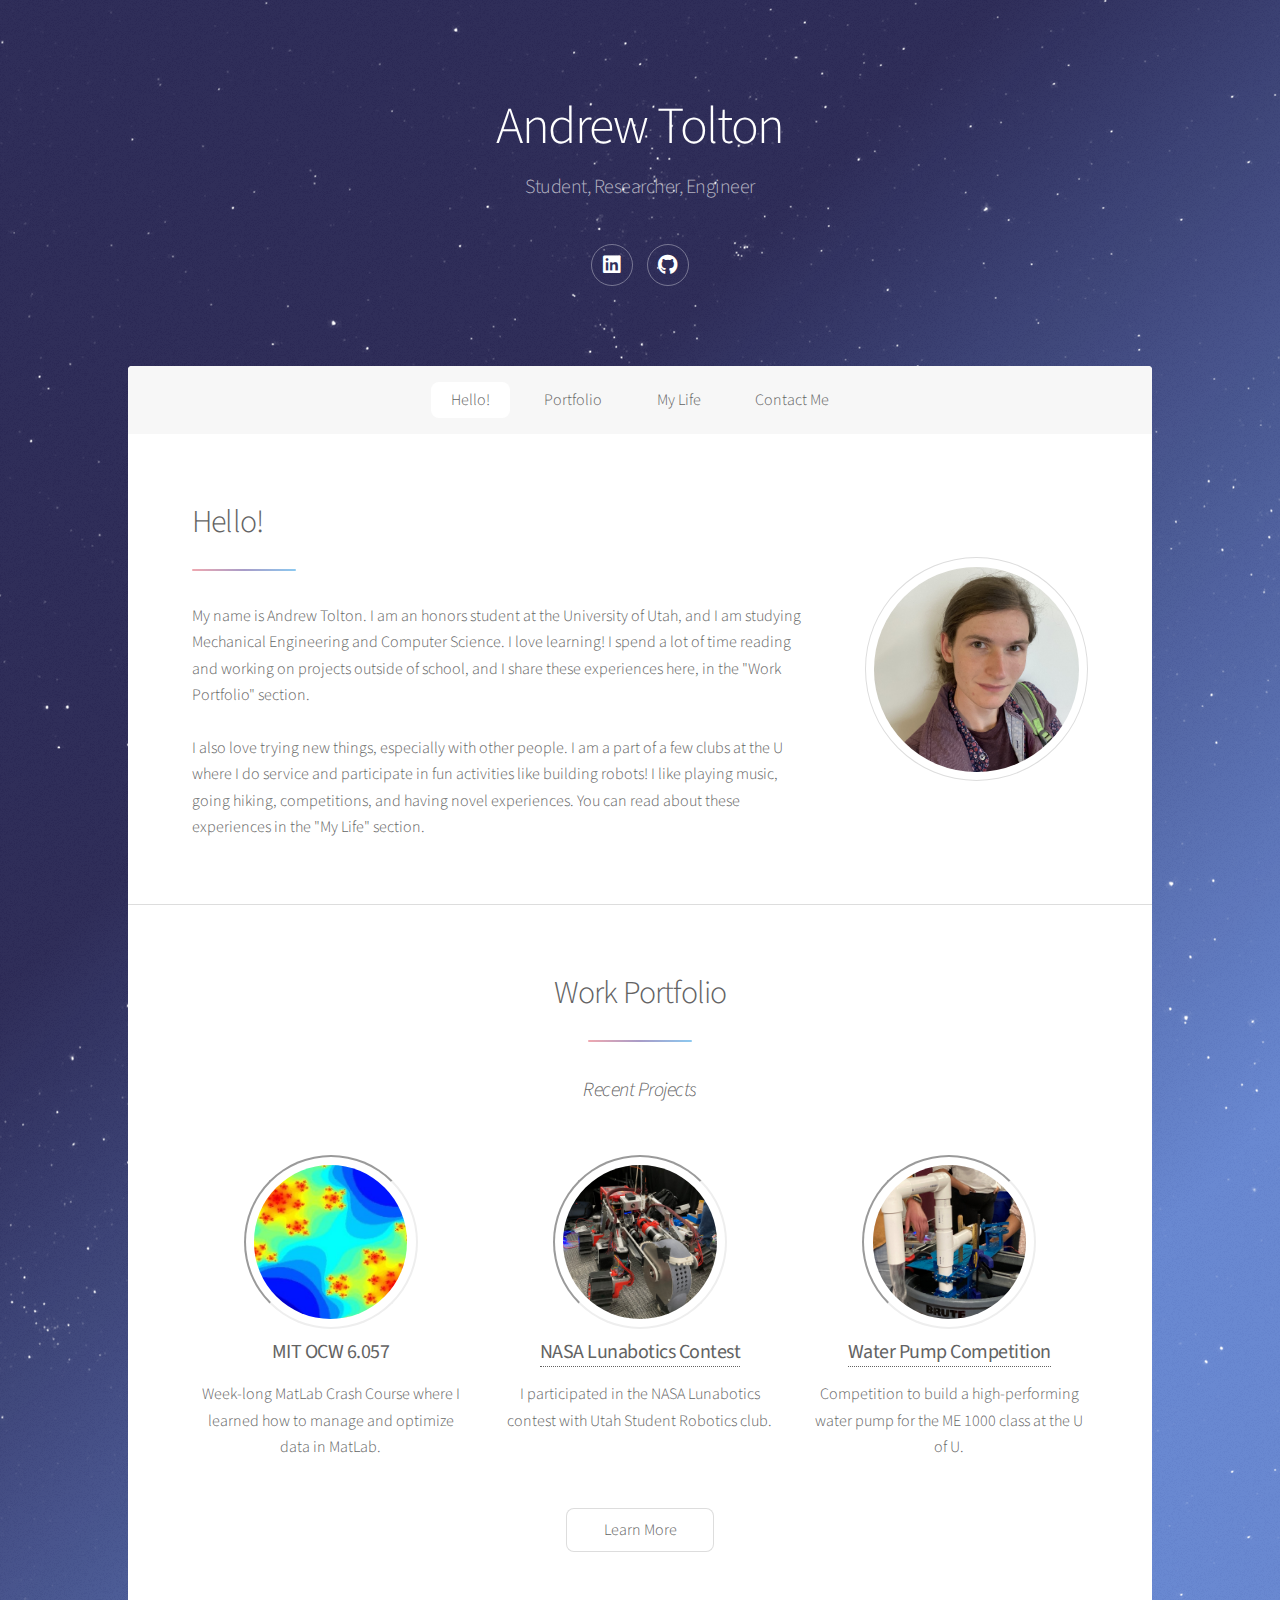
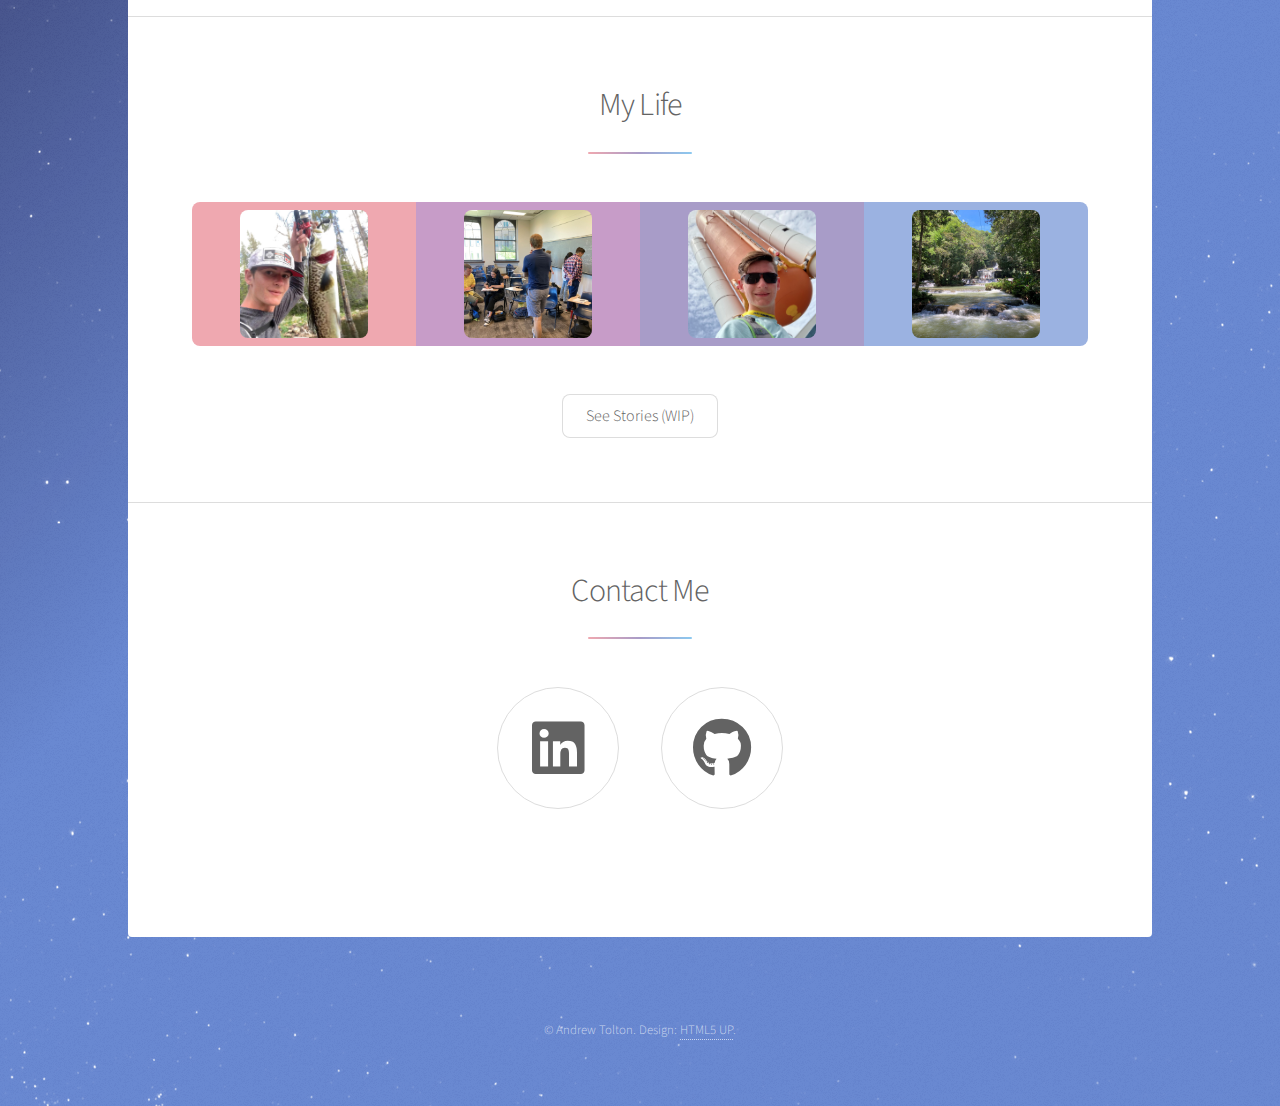
<file: index.html>
<!DOCTYPE HTML>
<!--
	Stellar by HTML5 UP
	html5up.net | @ajlkn
	Free for personal and commercial use under the CCA 3.0 license (html5up.net/license)
-->
<html>
	<head>
		<title>Andrew Tolton - Home</title>
		<meta charset="utf-8" />
		<meta name="viewport" content="width=device-width, initial-scale=1, user-scalable=no" />
		<link rel="stylesheet" href="assets/css/main.css" />
		<noscript><link rel="stylesheet" href="assets/css/noscript.css" /></noscript>
	</head>

	<body class="is-preload">
		<!-- Wrapper -->
			<div id="wrapper">
				<!-- Header -->
					<header id="header" class="alt">
						<h1>Andrew Tolton</h1>
						<p>Student, Researcher, Engineer</p>
						<ul class="icons">
							<li title="LinkedIn"><a href="https://www.linkedin.com/in/andrewtolton/" class="icon brands fa-linkedin alt"><span class="label">LinkedIn</span></a></li>
							<li title="GitHub"><a href="https://github.com/Dremich" class="icon brands fa-github alt"><span class="label">GitHub</span></a></li>
						</ul>
					</header>

				<!-- Nav -->
					<nav id="nav">
						<ul>
							<li><a href="#intro" class="active">Hello!</a></li>
							<li><a href="#first">Portfolio</a></li>
							<li><a href="#second">My Life</a></li>
							<li><a href="#cta">Contact Me</a></li>
						</ul>
					</nav>

				<!-- Main -->
					<div id="main">

						<!-- Introduction -->
							<section id="intro" class="main">
								<div class="spotlight">
									<div class="content">
										<header class="major">
											<h2>Hello!</h2>
										</header>
										<p>My name is Andrew Tolton. I am an honors student at the University of Utah,
										and I am studying Mechanical Engineering and Computer Science. I love learning!
										I spend a lot of time reading and working on projects outside of school, and I share
										these experiences here, in the "Work Portfolio" section.
										<br/> <br/>
										I also love trying new things, especially with other people. I am a part of a few
										clubs at the U where I do service and participate in fun activities like building robots!
										I like playing music, going hiking, competitions, and having novel experiences. 
										You can read about these experiences in the "My Life" section.</p>
										
										<!-- <ul class="actions">
											<li><a href="generic.html" class="button">Learn More</a></li>
										</ul> -->
									</div>
									<span class="image"><img src="images/home/headshot2024.jpg" alt="" /></span>
								</div>
							</section>

						<!-- First Section -->
							<section id="first" class="main special">
								<header class="major">
									<h2>Work Portfolio</h2>
									<p><i>Recent Projects</i></p>
								</header>
								<ul class="features">
									<li>
										<span class="image"><img src="images/home/work2.jpg" alt="" /></span>
										<h3><strong>MIT OCW 6.057</strong></h3>
										<p>Week-long MatLab Crash Course where I learned how to manage and optimize data in MatLab.</p>
									</li>
									<li>
										<span class="image"><img src="images/home/work1.jpg" alt="" /></span>
										<h3><a href="workPages/nasaLunabotics2022/story.html"><strong>NASA Lunabotics Contest</strong></a></h3>
										<p>I participated in the NASA Lunabotics contest with Utah Student Robotics club.</p>
									</li>
									<li>
										<span class="image"><img src="images/home/work0.jpg" alt="" /></span>
										<h3><a href="workPages/waterPump/story.html"><strong>Water Pump Competition</strong></a></h3>
										<p>Competition to build a high-performing water pump for the ME 1000 class at the U of U.</p>
									</li>
								</ul>
								
								<footer class="major">
									<ul class="actions special">
										<li><a href="work.html" class="button">Learn More</a></li>
									</ul>
								</footer>
							</section>

						<!-- Second Section -->
							<section id="second" class="main special">
								<header class="major">
									<h2>My Life</h2>
								</header>
								<ul class="statistics">
									<li class="pastel1">
										<span class="image"><img src="images/home/life3.jpg" alt="" /></span>
									</li>
									<li class="pastel2">
										<span class="image"><img src="images/home/life2.jpg" alt="" /></span>
									</li>
									<li class="pastel3">
										<span class="image"><img src="images/home/life1.jpg" alt="" /></span>
									</li>
									<li class="pastel4">
										<span class="image"><img src="images/home/life0.jpg" alt="" /></span>
									</li>
									<!-- <li class="pastel5">
										<span class="icon fa-gem"></span>
										<strong>1,024</strong> Nullam
									</li> -->
								</ul>
								<footer class="major">
									<ul class="actions special">
										<li><a href="index.html" class="button">See Stories (WIP)</a></li> <!-- Change index back to life when done -->
									</ul>
								</footer>
							</section>

						<!-- Contact Me -->
							<section id="third" class="main special">
								<header class="major">
									<h2>Contact Me</h2>

								</header>

								<ul class="icons large">
									<li title="LinkedIn"><a href="https://www.linkedin.com/in/andrewtolton/" class="icon brands fa-linkedin alt"><span class="label">LinkedIn</span></a></li>
									<li title="GitHub"><a href="https://github.com/Dremich" class="icon brands fa-github alt"><span class="label">GitHub</span></a></li>
								</ul>
								<!-- <dl class="alt">
										<dt>Email</dt>
										<dd><a href="#">adtolton@gmail.com</a></dd>
										<dt>Phone</dt>
										<dd>(801) 600-8059</dd>
										<dt>Location</dt>
										<dd>Syracuse &bull; Utah &bull; USA</dd>
								</dl> -->
								<!-- <footer class="major">
									<ul class="actions special">
										<li><a href="generic.html" class="button primary">Get Started</a></li>
										<li><a href="generic.html" class="button">Learn More</a></li>
									</ul>
								</footer> -->
							</section>

					</div>

				<!-- Footer -->
					<footer id="footer">
						<!-- <section>
							<h2>Aliquam sed mauris</h2>
							<p>Sed lorem ipsum dolor sit amet et nullam consequat feugiat consequat magna adipiscing tempus etiam dolore veroeros. eget dapibus mauris. Cras aliquet, nisl ut viverra sollicitudin, ligula erat egestas velit, vitae tincidunt odio.</p>
							<ul class="actions">
								<li><a href="generic.html" class="button">Learn More</a></li>
							</ul>
						</section>
						<section>
							<h2>Etiam feugiat</h2>
							<dl class="alt">
								<dt>Address</dt>
								<dd>1234 Somewhere Road &bull; Nashville, TN 00000 &bull; USA</dd>
								<dt>Phone</dt>
								<dd>(000) 000-0000 x 0000</dd>
								<dt>Email</dt>
								<dd><a href="#">information@untitled.tld</a></dd>
							</dl>
							<ul class="icons">
								<li><a href="#" class="icon brands fa-twitter alt"><span class="label">Twitter</span></a></li>
								<li><a href="#" class="icon brands fa-facebook-f alt"><span class="label">Facebook</span></a></li>
								<li><a href="#" class="icon brands fa-instagram alt"><span class="label">Instagram</span></a></li>
								<li><a href="#" class="icon brands fa-github alt"><span class="label">GitHub</span></a></li>
								<li><a href="#" class="icon brands fa-dribbble alt"><span class="label">Dribbble</span></a></li>
							</ul>
						</section> -->
						<p>&copy; Andrew Tolton. Design: <a href="https://html5up.net">HTML5 UP</a>.</p>
					</footer>

			</div>

		<!-- Scripts -->
			<script src="assets/js/jquery.min.js"></script>
			<script src="assets/js/jquery.scrollex.min.js"></script>
			<script src="assets/js/jquery.scrolly.min.js"></script>
			<script src="assets/js/browser.min.js"></script>
			<script src="assets/js/breakpoints.min.js"></script>
			<script src="assets/js/util.js"></script>
			<script src="assets/js/main.js"></script>

	</body>
</html>
</file>
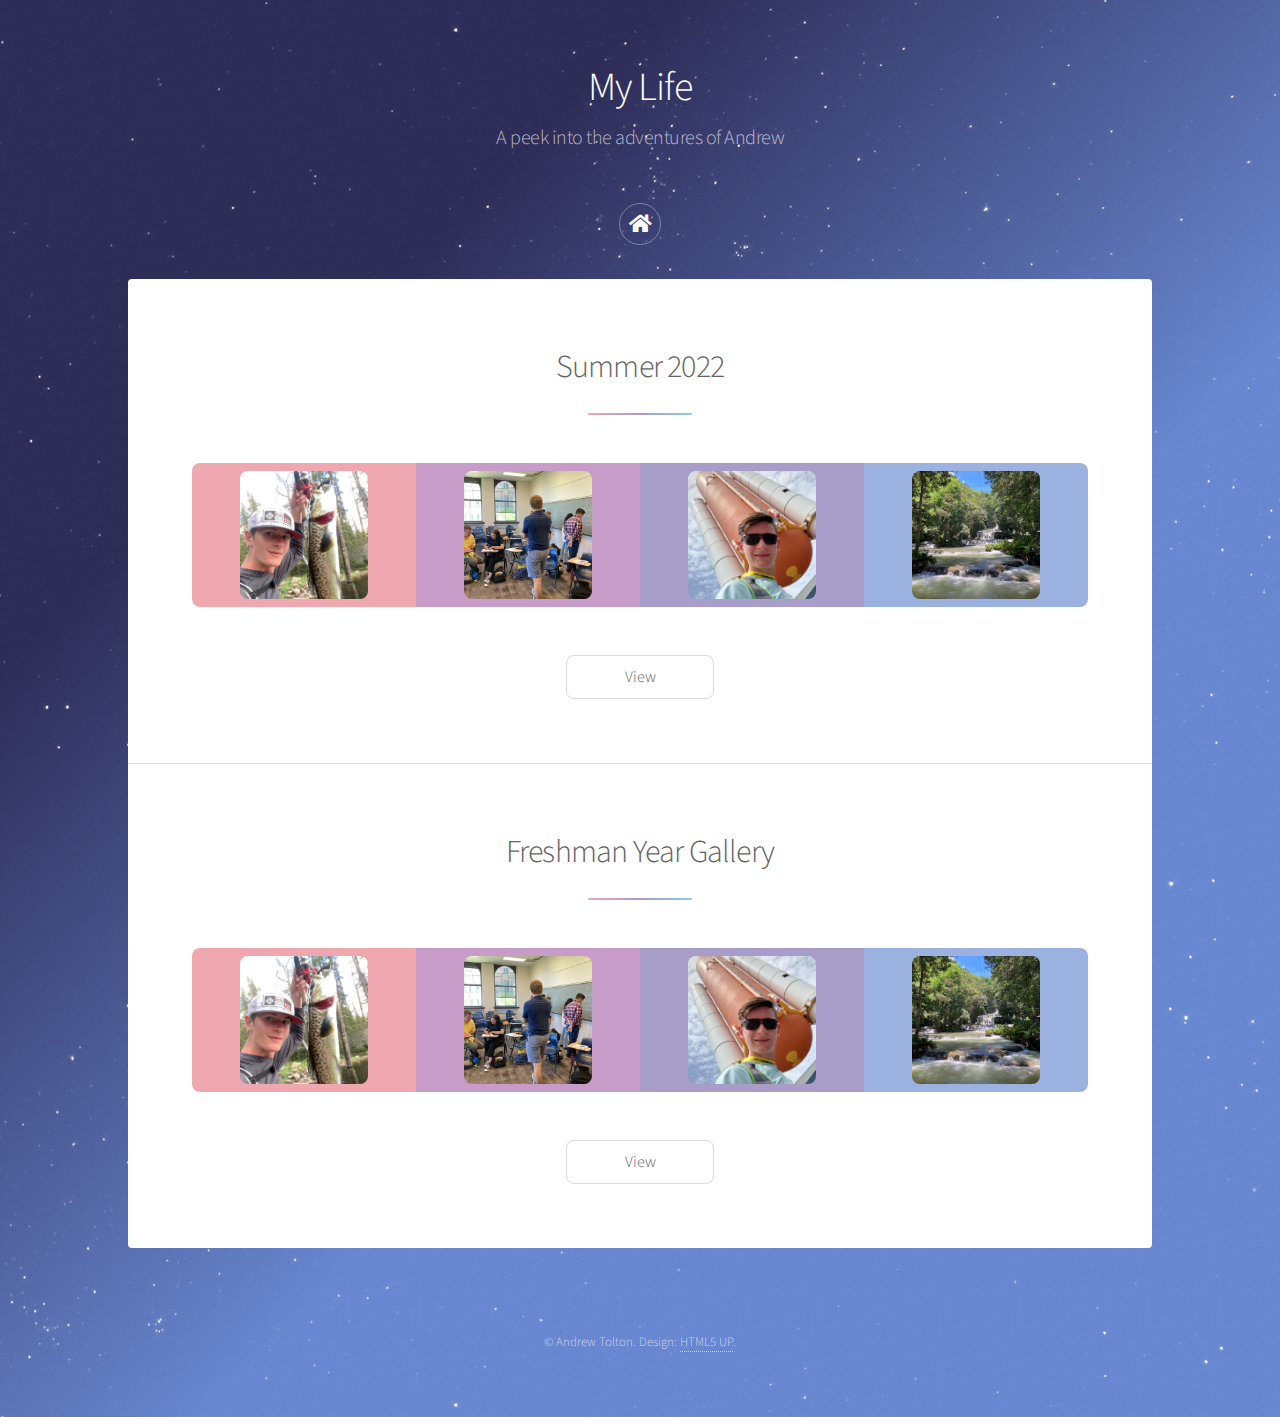
<file: life.html>
<!DOCTYPE HTML>
<!--
	Stellar by HTML5 UP
	html5up.net | @ajlkn
	Free for personal and commercial use under the CCA 3.0 license (html5up.net/license)
-->
<html>
	<head>
		<title>My Life - ADT</title>
		<meta charset="utf-8" />
		<meta name="viewport" content="width=device-width, initial-scale=1, user-scalable=no" />
		<link rel="stylesheet" href="assets/css/main.css" />
		<noscript><link rel="stylesheet" href="assets/css/noscript.css" /></noscript>
	</head>
	<body class="is-preload">

		<!-- Wrapper -->
			<div id="wrapper">

				<!-- Header -->
					<header id="header">
						<h1>My Life</h1>
						<p>A peek into the adventures of Andrew</p>
						<footer class="major">
							<ul class="actions special">
								<li><a href="index.html" class="icon solid fa-home alt"><span class="label">Home</span></a></li>
							</ul>
						</footer>
					</header>

				<!-- Main -->
					<div id="main">

						<!-- Content -->

							<section id="content" class="main special">
								<header class="major">
									<h2>Summer 2022</h2>
								</header>
								<ul class="statistics">
									<li class="pastel1">
										<span class="image"><img src="images/home/life3.jpg" alt="" /></span>
									</li>
									<li class="pastel2">
										<span class="image"><img src="images/home/life2.jpg" alt="" /></span>
									</li>
									<li class="pastel3">
										<span class="image"><img src="images/home/life1.jpg" alt="" /></span>
									</li>
									<li class="pastel4">
										<span class="image"><img src="images/home/life0.jpg" alt="" /></span>
									</li>
									<!-- <li class="style5">
										<span class="icon fa-gem"></span>
										<strong>1,024</strong> Nullam
									</li> -->
								</ul>
								<footer class="major">
									<ul class="actions special">
										<li><a href="lifePages/summer2022/story.html" class="button">View</a></li>
									</ul>
								</footer>
							</section>

							<section id="content" class="main special">
								<header class="major">
									<h2>Freshman Year Gallery</h2>
								</header>
								<ul class="statistics">
									<li class="pastel1">
										<span class="image"><img src="images/home/life3.jpg" alt="" /></span>
									</li>
									<li class="pastel2">
										<span class="image"><img src="images/home/life2.jpg" alt="" /></span>
									</li>
									<li class="pastel3">
										<span class="image"><img src="images/home/life1.jpg" alt="" /></span>
									</li>
									<li class="pastel4">
										<span class="image"><img src="images/home/life0.jpg" alt="" /></span>
									</li>
									<!-- <li class="style5">
										<span class="icon fa-gem"></span>
										<strong>1,024</strong> Nullam
									</li> -->
								</ul>
								<footer class="major">
									<ul class="actions special">
										<li><a href="lifePages/freshmanYear/story.html" class="button">View</a></li>
									</ul>
								</footer>
							</section>

					</div>

				<!-- Footer -->
					<footer id="footer">
						<p class="copyright">&copy; Andrew Tolton. Design: <a href="https://html5up.net">HTML5 UP</a>.</p>
					</footer>

			</div>

		<!-- Scripts -->
			<script src="assets/js/jquery.min.js"></script>
			<script src="assets/js/jquery.scrollex.min.js"></script>
			<script src="assets/js/jquery.scrolly.min.js"></script>
			<script src="assets/js/browser.min.js"></script>
			<script src="assets/js/breakpoints.min.js"></script>
			<script src="assets/js/util.js"></script>
			<script src="assets/js/main.js"></script>

	</body>
</html>
</file>
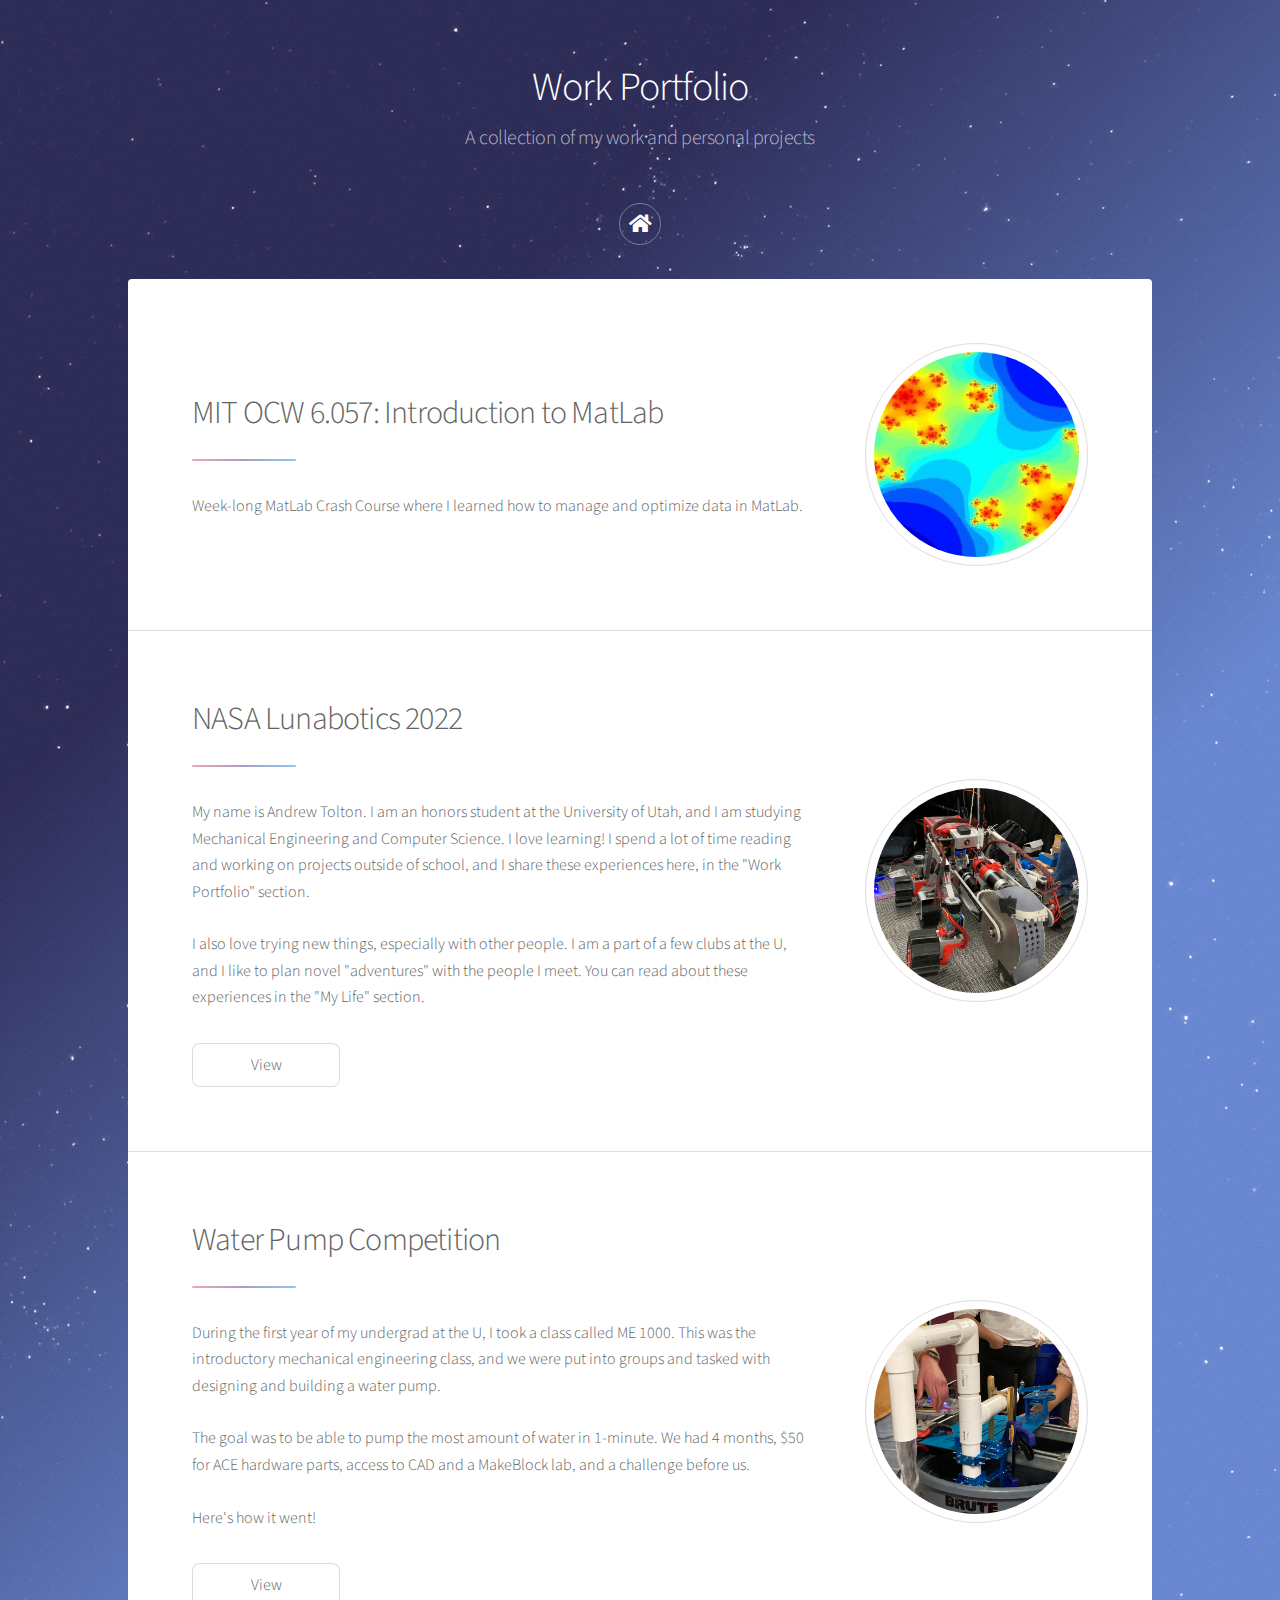
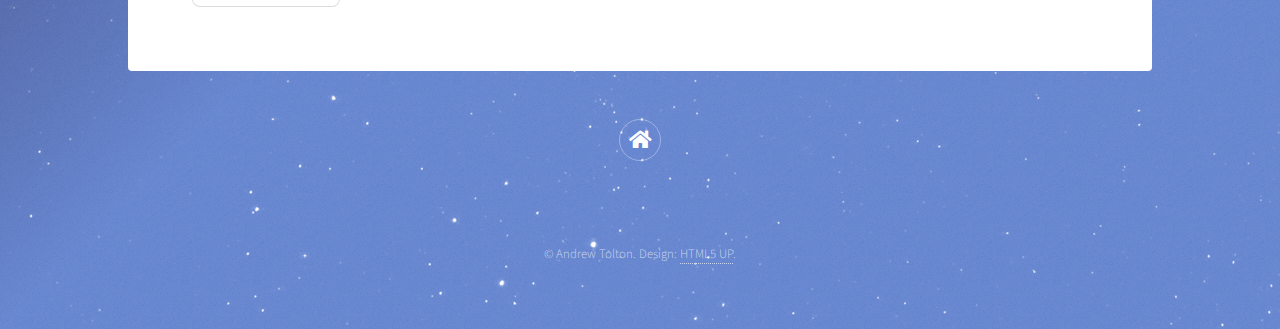
<file: work.html>
<!DOCTYPE HTML>
<!--
	Stellar by HTML5 UP
	html5up.net | @ajlkn
	Free for personal and commercial use under the CCA 3.0 license (html5up.net/license)
-->
<html>
	<head>
		<title>Andrew Tolton - Work Portfolio</title>
		<meta charset="utf-8" />
		<meta name="viewport" content="width=device-width, initial-scale=1, user-scalable=no" />
		<link rel="stylesheet" href="assets/css/main.css" />
		<noscript><link rel="stylesheet" href="assets/css/noscript.css" /></noscript>
	</head>
	<body class="is-preload">

		<!-- Wrapper -->
			<div id="wrapper">

				<!-- Header -->
					<header id="header">
						<h1>Work Portfolio</h1>
						<p>A collection of my work and personal projects</p>
						<footer class="major">
							<ul class="actions special">
								<li><a href="index.html" class="icon solid fa-home alt"><span class="label">Home</span></a></li>
							</ul>
						</footer>
					</header>

				<!-- Main -->
					<div id="main">

						<!-- Content -->
						
							<section id="content" class="main">
								
								<div class="spotlight">
									<div class="content">
										<header class="major">
											<h2>MIT OCW 6.057: Introduction to MatLab</h2>
										</header>
										<p>Week-long MatLab Crash Course where I learned how to manage and optimize data in MatLab.</p>
										
										<!-- View Button -->
										<!-- <ul class="actions">
											<li><a href="workPages/matLab6.057/story.html" class="button">View</a></li>
										</ul> -->
									</div>
									<span class="image"><img src="workPages/matLab6.057/thumbnail.jpg" alt="" /></span>
								</div>							
							</section>

							<section id="content" class="main">
								
								<div class="spotlight">
									<div class="content">
										<header class="major">
											<h2>NASA Lunabotics 2022</h2>
										</header>
										<p>My name is Andrew Tolton. I am an honors student at the University of Utah,
										and I am studying Mechanical Engineering and Computer Science. I love learning!
										I spend a lot of time reading and working on projects outside of school, and I share
										these experiences here, in the "Work Portfolio" section.
										<br/> <br/>
										I also love trying new things, especially with other people. I am a part of a few
										clubs at the U, and I like to plan novel "adventures" with the people I meet. 
										You can read about these experiences in the "My Life" section.</p>
										
										<ul class="actions">
											<li><a href="workPages/nasaLunabotics2022/story.html" class="button">View</a></li>
										</ul>
									</div>
									<span class="image"><img src="workPages/nasaLunabotics2022/thumbnail.jpg" alt="" /></span>
								</div>							
							</section>

							<section id="content" class="main">
								
								<div class="spotlight">
									<div class="content">
										<header class="major">
											<h2>Water Pump Competition</h2>
										</header>
										<p>During the first year of my undergrad at the U, I took a class called ME 1000.
										This was the introductory mechanical engineering class, and we were put into groups 
										and tasked with designing and building a water pump. 
										<br/> <br/>
										The goal was to be able to pump the most amount of water in 1-minute. We had 4 months,
										$50 for ACE hardware parts, access to CAD and a MakeBlock lab, and a challenge before us.
										<br/> <br/>
										Here's how it went!
										</p>
										
										<ul class="actions">
											<li><a href="workPages/waterPump/story.html" class="button">View</a></li>
										</ul>
									</div>
									<span class="image"><img src="workPages/waterPump/thumbnail.jpg" alt="" /></span>
								</div>							
							</section>

					</div>
					
				<footer class = "major">
					<ul class="actions special">
						<li title="Home"><a href="../../index.html" class="icon solid fa-home alt"><span class="label">Home</span></a></li>
					</ul>
				</footer>

				<!-- Footer -->
				<footer id="footer">
					<p>&copy; Andrew Tolton. Design: <a href="https://html5up.net">HTML5 UP</a>.</p>
				</footer>

			</div>

		<!-- Scripts -->
			<script src="assets/js/jquery.min.js"></script>
			<script src="assets/js/jquery.scrollex.min.js"></script>
			<script src="assets/js/jquery.scrolly.min.js"></script>
			<script src="assets/js/browser.min.js"></script>
			<script src="assets/js/breakpoints.min.js"></script>
			<script src="assets/js/util.js"></script>
			<script src="assets/js/main.js"></script>

	</body>
</html>
</file>
<file: assets/css/noscript.css>
/*
	Stellar by HTML5 UP
	html5up.net | @ajlkn
	Free for personal and commercial use under the CCA 3.0 license (html5up.net/license)
*/

/* Header */

	body.is-preload #header.alt > * {
		opacity: 1;
	}

	body.is-preload #header.alt .logo {
		-moz-transform: none;
		-webkit-transform: none;
		-ms-transform: none;
		transform: none;
	}
</file>
<file: assets/css/main.css>
@import url(fontawesome-all.min.css);
@import 'https://fonts.googleapis.com/css?family=Source+Sans+Pro:300,400';

/*
	Stellar by HTML5 UP
	html5up.net | @ajlkn
	Free for personal and commercial use under the CCA 3.0 license (html5up.net/license)
*/

html, body, div, span, applet, object,
iframe, h1, h2, h3, h4, h5, h6, p, blockquote,
pre, a, abbr, acronym, address, big, cite,
code, del, dfn, em, img, ins, kbd, q, s, samp,
small, strike, strong, sub, sup, tt, var, b,
u, i, center, dl, dt, dd, ol, ul, li, fieldset,
form, label, legend, table, caption, tbody,
tfoot, thead, tr, th, td, article, aside,
canvas, details, embed, figure, figcaption,
footer, header, hgroup, menu, nav, output, ruby,
section, summary, time, mark, audio, video {
	margin: 0;
	padding: 0;
	border: 0;
	font-size: 100%;
	font: inherit;
	vertical-align: baseline;}

article, aside, details, figcaption, figure,
footer, header, hgroup, menu, nav, section {
	display: block;}

body {
	line-height: 1;
}

ol, ul {
	list-style: none;
}

blockquote, q {
	quotes: none;
}

	blockquote:before, blockquote:after, q:before, q:after {
		content: '';
		content: none;
	}

table {
	border-collapse: collapse;
	border-spacing: 0;
}

body {
	-webkit-text-size-adjust: none;
}

mark {
	background-color: transparent;
	color: inherit;
}

input::-moz-focus-inner {
	border: 0;
	padding: 0;
}

input, select, textarea {
	-moz-appearance: none;
	-webkit-appearance: none;
	-ms-appearance: none;
	appearance: none;
}

/* Basic */

	@-ms-viewport {
		width: device-width;
	}

	body {
		-ms-overflow-style: scrollbar;
	}

	@media screen and (max-width: 480px) {

		html, body {
			min-width: 320px;
		}

	}

	html {
		box-sizing: border-box;
	}

	*, *:before, *:after {
		box-sizing: inherit;
	}

	body {
		background-color: #3454bd;
		/* background-image: url("images/overlay.png"), -moz-linear-gradient(45deg, #a3426b 25%, #9131d1 75%);
		background-image: url("images/overlay.png"), -ms-linear-gradient(45deg, #000000 25%, #ffffff 75%);
		background-image: url("images/overlay.png"), linear-gradient(45deg, #b63b83 35%, #6840dd 65%); */
		background-image: url("images/stars.png"), url("images/overlay.png"), -webkit-linear-gradient(-45deg, #27172bb7 25%, #c7e5f759 60%);
	}

	/* body {
		background-color: #935d8c;
		background-image: url("images/overlay.png"), -moz-linear-gradient(45deg, #e37682 15%, #5f4d93 85%);
		background-image: url("images/overlay.png"), -webkit-linear-gradient(45deg, #e37682 15%, #5f4d93 85%);
		background-image: url("images/overlay.png"), -ms-linear-gradient(45deg, #e37682 15%, #5f4d93 85%);
		background-image: url("images/overlay.png"), linear-gradient(45deg, #e37682 15%, #5f4d93 85%);
	} */

		body.is-preload *, body.is-preload *:before, body.is-preload *:after {
			-moz-animation: none !important;
			-webkit-animation: none !important;
			-ms-animation: none !important;
			animation: move-twinkle-back 200s linear infinite;
			-moz-transition: none !important;
			-webkit-transition: none !important;
			-ms-transition: none !important;
			transition: none !important;
		}

/* Type */

	body {
		/* background-color: #935d8c; */
		color: rgba(255, 255, 255, 0.65);
	}

	body, input, select, textarea {
		font-family: "Source Sans Pro", Helvetica, sans-serif;
		font-size: 17pt;
		font-weight: 300;
		line-height: 1.65;
	}

		@media screen and (max-width: 1680px) {

			body, input, select, textarea {
				font-size: 14pt;
			}

		}

		@media screen and (max-width: 1280px) {

			body, input, select, textarea {
				font-size: 12pt;
			}

		}

		@media screen and (max-width: 360px) {

			body, input, select, textarea {
				font-size: 11pt;
			}

		}

	a {
		-moz-transition: color 0.2s ease, border-bottom 0.2s ease;
		-webkit-transition: color 0.2s ease, border-bottom 0.2s ease;
		-ms-transition: color 0.2s ease, border-bottom 0.2s ease;
		transition: color 0.2s ease, border-bottom 0.2s ease;
		text-decoration: none;
		border-bottom: dotted 1px;
		color: inherit;
	}

		a:hover {
			border-bottom-color: transparent;
		}

	strong, b {
		font-weight: 400;
	}

	em, i {
		font-style: italic;
	}

	p {
		margin: 0 0 2em 0;
	}

		p.content {
			-moz-columns: 20em 2;
			-webkit-columns: 20em 2;
			-ms-columns: 20em 2;
			columns: 20em 2;
			-moz-column-gap: 2em;
			-webkit-column-gap: 2em;
			-ms-column-gap: 2em;
			column-gap: 2em;
			text-align: justify;
		}

		p.description {
			font-size: 80%;
			margin: 0;
		}

	h1, h2, h3, h4, h5, h6 {
		font-weight: 300;
		line-height: 1.5;
		margin: 0 0 0.7em 0;
		letter-spacing: -0.025em;
	}

		h1 a, h2 a, h3 a, h4 a, h5 a, h6 a {
			color: inherit;
			text-decoration: none;
		}

		h1 c, h2 c, h3 c, h4 c, h5 c, h6 c {
			text-align: center;
		}

	h1 {
		font-size: 2.5em;
		line-height: 1.2;
	}

	h2 {
		font-size: 1.5em;
	}

	h3 {
		font-size: 1.25em;
	}

	h4 {
		font-size: 1.1em;
	}

	h5 {
		font-size: 0.9em;
	}

	h6 {
		font-size: 0.7em;
	}

	@media screen and (max-width: 736px) {

		h1 {
			font-size: 2em;
		}

	}

	sub {
		font-size: 0.8em;
		position: relative;
		top: 0.5em;
	}

	sup {
		font-size: 0.8em;
		position: relative;
		top: -0.5em;
	}

	blockquote {
		border-left: solid 4px;
		font-style: italic;
		margin: 0 0 2em 0;
		padding: 0.5em 0 0.5em 2em;
	}

	code {
		border-radius: 8px;
		border: solid 1px;
		font-family: "Courier New", monospace;
		font-size: 0.9em;
		margin: 0 0.25em;
		padding: 0.25em 0.65em;
	}

	pre {
		-webkit-overflow-scrolling: touch;
		font-family: "Courier New", monospace;
		font-size: 0.9em;
		margin: 0 0 2em 0;
	}

		pre code {
			display: block;
			line-height: 1.75;
			padding: 1em 1.5em;
			overflow-x: auto;
		}

	hr {
		border: 0;
		border-bottom: solid 1px;
		margin: 2em 0;
	}

		hr.major {
			margin: 3em 0;
		}

		hr.minor {
			margin: 0 1em 0 1em;
		}

		hr.imager {
			margin: 0.75em 0 0 5em;
		}

		hr.imagel{
			margin: 0.75em 5em 0 0;
		}

	.align-left {
		text-align: left;
	}

	.align-center {
		text-align: center;
	}

	.align-right {
		text-align: right;
	}

	input, select, textarea {
		color: #ffffff;
	}

	a:hover {
		color: #ffffff;
	}

	strong, b {
		color: #ffffff;
	}

	h1, h2, h3, h4, h5, h6 {
		color: #ffffff;
	}

	blockquote {
		border-left-color: rgba(255, 255, 255, 0.35);
	}

	code {
		background: rgba(255, 255, 255, 0.075);
		border-color: rgba(255, 255, 255, 0.35);
	}

	hr {
		border-bottom-color: rgba(255, 255, 255, 0.35);
	}

/* Row */

	.row {
		display: flex;
		flex-wrap: wrap;
		box-sizing: border-box;
		align-items: stretch;
	}

		.row > * {
			box-sizing: border-box;
		}

		.row.gtr-uniform > * > :last-child {
			margin-bottom: 0;
		}

		.row.aln-left {
			justify-content: flex-start;
		}

		.row.aln-center {
			justify-content: center;
		}

		.row.aln-right {
			justify-content: flex-end;
		}

		.row.aln-top {
			align-items: flex-start;
		}

		.row.aln-middle {
			align-items: center;
		}

		.row.aln-bottom {
			align-items: flex-end;
		}

		.row > .imp {
			order: -1;
		}

		.row > .col-1 {
			width: 8.33333%;
		}

		.row > .off-1 {
			margin-left: 8.33333%;
		}

		.row > .col-2 {
			width: 16.66667%;
		}

		.row > .off-2 {
			margin-left: 16.66667%;
		}

		.row > .col-3 {
			width: 25%;
		}

		.row > .off-3 {
			margin-left: 25%;
		}

		.row > .col-4 {
			width: 33.33333%;
		}

		.row > .off-4 {
			margin-left: 33.33333%;
		}

		.row > .col-5 {
			width: 41.66667%;
		}

		.row > .off-5 {
			margin-left: 41.66667%;
		}

		.row > .col-6 {
			width: 50%;
		}

		.row > .off-6 {
			margin-left: 50%;
		}

		.row > .col-7 {
			width: 58.33333%;
		}

		.row > .off-7 {
			margin-left: 58.33333%;
		}

		.row > .col-8 {
			width: 66.66667%;
		}

		.row > .off-8 {
			margin-left: 66.66667%;
		}

		.row > .col-9 {
			width: 75%;
		}

		.row > .off-9 {
			margin-left: 75%;
		}

		.row > .col-10 {
			width: 83.33333%;
		}

		.row > .off-10 {
			margin-left: 83.33333%;
		}

		.row > .col-11 {
			width: 91.66667%;
		}

		.row > .off-11 {
			margin-left: 91.66667%;
		}

		.row > .col-12 {
			width: 100%;
		}

		.row > .off-12 {
			margin-left: 100%;
		}

		.row.gtr-0 {
			margin-top: 0;
			margin-left: 0em;
		}

			.row.gtr-0 > * {
				padding: 0 0 0 0em;
			}

			.row.gtr-0.gtr-uniform {
				margin-top: 0em;
			}

				.row.gtr-0.gtr-uniform > * {
					padding-top: 0em;
				}

		.row.gtr-25 {
			margin-top: 0;
			margin-left: -0.375em;
		}

			.row.gtr-25 > * {
				padding: 0 0 0 0.375em;
			}

			.row.gtr-25.gtr-uniform {
				margin-top: -0.375em;
			}

				.row.gtr-25.gtr-uniform > * {
					padding-top: 0.375em;
				}

		.row.gtr-50 {
			margin-top: 0;
			margin-left: -0.75em;
		}

			.row.gtr-50 > * {
				padding: 0 0 0 0.75em;
			}

			.row.gtr-50.gtr-uniform {
				margin-top: -0.75em;
			}

				.row.gtr-50.gtr-uniform > * {
					padding-top: 0.75em;
				}

		.row {
			margin-top: 0;
			margin-left: -1.5em;
		}

			.row > * {
				padding: 0 0 0 1.5em;
			}

			.row.gtr-uniform {
				margin-top: -1.5em;
			}

				.row.gtr-uniform > * {
					padding-top: 1.5em;
				}

		.row.gtr-150 {
			margin-top: 0;
			margin-left: -2.25em;
		}

			.row.gtr-150 > * {
				padding: 0 0 0 2.25em;
			}

			.row.gtr-150.gtr-uniform {
				margin-top: -2.25em;
			}

				.row.gtr-150.gtr-uniform > * {
					padding-top: 2.25em;
				}

		.row.gtr-200 {
			margin-top: 0;
			margin-left: -3em;
		}

			.row.gtr-200 > * {
				padding: 0 0 0 3em;
			}

			.row.gtr-200.gtr-uniform {
				margin-top: -3em;
			}

				.row.gtr-200.gtr-uniform > * {
					padding-top: 3em;
				}

		@media screen and (max-width: 1680px) {

			.row {
				display: flex;
				flex-wrap: wrap;
				box-sizing: border-box;
				align-items: stretch;
			}

				.row > * {
					box-sizing: border-box;
				}

				.row.gtr-uniform > * > :last-child {
					margin-bottom: 0;
				}

				.row.aln-left {
					justify-content: flex-start;
				}

				.row.aln-center {
					justify-content: center;
				}

				.row.aln-right {
					justify-content: flex-end;
				}

				.row.aln-top {
					align-items: flex-start;
				}

				.row.aln-middle {
					align-items: center;
				}

				.row.aln-bottom {
					align-items: flex-end;
				}

				.row > .imp-xlarge {
					order: -1;
				}

				.row > .col-1-xlarge {
					width: 8.33333%;
				}

				.row > .off-1-xlarge {
					margin-left: 8.33333%;
				}

				.row > .col-2-xlarge {
					width: 16.66667%;
				}

				.row > .off-2-xlarge {
					margin-left: 16.66667%;
				}

				.row > .col-3-xlarge {
					width: 25%;
				}

				.row > .off-3-xlarge {
					margin-left: 25%;
				}

				.row > .col-4-xlarge {
					width: 33.33333%;
				}

				.row > .off-4-xlarge {
					margin-left: 33.33333%;
				}

				.row > .col-5-xlarge {
					width: 41.66667%;
				}

				.row > .off-5-xlarge {
					margin-left: 41.66667%;
				}

				.row > .col-6-xlarge {
					width: 50%;
				}

				.row > .off-6-xlarge {
					margin-left: 50%;
				}

				.row > .col-7-xlarge {
					width: 58.33333%;
				}

				.row > .off-7-xlarge {
					margin-left: 58.33333%;
				}

				.row > .col-8-xlarge {
					width: 66.66667%;
				}

				.row > .off-8-xlarge {
					margin-left: 66.66667%;
				}

				.row > .col-9-xlarge {
					width: 75%;
				}

				.row > .off-9-xlarge {
					margin-left: 75%;
				}

				.row > .col-10-xlarge {
					width: 83.33333%;
				}

				.row > .off-10-xlarge {
					margin-left: 83.33333%;
				}

				.row > .col-11-xlarge {
					width: 91.66667%;
				}

				.row > .off-11-xlarge {
					margin-left: 91.66667%;
				}

				.row > .col-12-xlarge {
					width: 100%;
				}

				.row > .off-12-xlarge {
					margin-left: 100%;
				}

				.row.gtr-0 {
					margin-top: 0;
					margin-left: 0em;
				}

					.row.gtr-0 > * {
						padding: 0 0 0 0em;
					}

					.row.gtr-0.gtr-uniform {
						margin-top: 0em;
					}

						.row.gtr-0.gtr-uniform > * {
							padding-top: 0em;
						}

				.row.gtr-25 {
					margin-top: 0;
					margin-left: -0.375em;
				}

					.row.gtr-25 > * {
						padding: 0 0 0 0.375em;
					}

					.row.gtr-25.gtr-uniform {
						margin-top: -0.375em;
					}

						.row.gtr-25.gtr-uniform > * {
							padding-top: 0.375em;
						}

				.row.gtr-50 {
					margin-top: 0;
					margin-left: -0.75em;
				}

					.row.gtr-50 > * {
						padding: 0 0 0 0.75em;
					}

					.row.gtr-50.gtr-uniform {
						margin-top: -0.75em;
					}

						.row.gtr-50.gtr-uniform > * {
							padding-top: 0.75em;
						}

				.row {
					margin-top: 0;
					margin-left: -1.5em;
				}

					.row > * {
						padding: 0 0 0 1.5em;
					}

					.row.gtr-uniform {
						margin-top: -1.5em;
					}

						.row.gtr-uniform > * {
							padding-top: 1.5em;
						}

				.row.gtr-150 {
					margin-top: 0;
					margin-left: -2.25em;
				}

					.row.gtr-150 > * {
						padding: 0 0 0 2.25em;
					}

					.row.gtr-150.gtr-uniform {
						margin-top: -2.25em;
					}

						.row.gtr-150.gtr-uniform > * {
							padding-top: 2.25em;
						}

				.row.gtr-200 {
					margin-top: 0;
					margin-left: -3em;
				}

					.row.gtr-200 > * {
						padding: 0 0 0 3em;
					}

					.row.gtr-200.gtr-uniform {
						margin-top: -3em;
					}

						.row.gtr-200.gtr-uniform > * {
							padding-top: 3em;
						}

		}

		@media screen and (max-width: 1280px) {

			.row {
				display: flex;
				flex-wrap: wrap;
				box-sizing: border-box;
				align-items: stretch;
			}

				.row > * {
					box-sizing: border-box;
				}

				.row.gtr-uniform > * > :last-child {
					margin-bottom: 0;
				}

				.row.aln-left {
					justify-content: flex-start;
				}

				.row.aln-center {
					justify-content: center;
				}

				.row.aln-right {
					justify-content: flex-end;
				}

				.row.aln-top {
					align-items: flex-start;
				}

				.row.aln-middle {
					align-items: center;
				}

				.row.aln-bottom {
					align-items: flex-end;
				}

				.row > .imp-large {
					order: -1;
				}

				.row > .col-1-large {
					width: 8.33333%;
				}

				.row > .off-1-large {
					margin-left: 8.33333%;
				}

				.row > .col-2-large {
					width: 16.66667%;
				}

				.row > .off-2-large {
					margin-left: 16.66667%;
				}

				.row > .col-3-large {
					width: 25%;
				}

				.row > .off-3-large {
					margin-left: 25%;
				}

				.row > .col-4-large {
					width: 33.33333%;
				}

				.row > .off-4-large {
					margin-left: 33.33333%;
				}

				.row > .col-5-large {
					width: 41.66667%;
				}

				.row > .off-5-large {
					margin-left: 41.66667%;
				}

				.row > .col-6-large {
					width: 50%;
				}

				.row > .off-6-large {
					margin-left: 50%;
				}

				.row > .col-7-large {
					width: 58.33333%;
				}

				.row > .off-7-large {
					margin-left: 58.33333%;
				}

				.row > .col-8-large {
					width: 66.66667%;
				}

				.row > .off-8-large {
					margin-left: 66.66667%;
				}

				.row > .col-9-large {
					width: 75%;
				}

				.row > .off-9-large {
					margin-left: 75%;
				}

				.row > .col-10-large {
					width: 83.33333%;
				}

				.row > .off-10-large {
					margin-left: 83.33333%;
				}

				.row > .col-11-large {
					width: 91.66667%;
				}

				.row > .off-11-large {
					margin-left: 91.66667%;
				}

				.row > .col-12-large {
					width: 100%;
				}

				.row > .off-12-large {
					margin-left: 100%;
				}

				.row.gtr-0 {
					margin-top: 0;
					margin-left: 0em;
				}

					.row.gtr-0 > * {
						padding: 0 0 0 0em;
					}

					.row.gtr-0.gtr-uniform {
						margin-top: 0em;
					}

						.row.gtr-0.gtr-uniform > * {
							padding-top: 0em;
						}

				.row.gtr-25 {
					margin-top: 0;
					margin-left: -0.375em;
				}

					.row.gtr-25 > * {
						padding: 0 0 0 0.375em;
					}

					.row.gtr-25.gtr-uniform {
						margin-top: -0.375em;
					}

						.row.gtr-25.gtr-uniform > * {
							padding-top: 0.375em;
						}

				.row.gtr-50 {
					margin-top: 0;
					margin-left: -0.75em;
				}

					.row.gtr-50 > * {
						padding: 0 0 0 0.75em;
					}

					.row.gtr-50.gtr-uniform {
						margin-top: -0.75em;
					}

						.row.gtr-50.gtr-uniform > * {
							padding-top: 0.75em;
						}

				.row {
					margin-top: 0;
					margin-left: -1.5em;
				}

					.row > * {
						padding: 0 0 0 1.5em;
					}

					.row.gtr-uniform {
						margin-top: -1.5em;
					}

						.row.gtr-uniform > * {
							padding-top: 1.5em;
						}

				.row.gtr-150 {
					margin-top: 0;
					margin-left: -2.25em;
				}

					.row.gtr-150 > * {
						padding: 0 0 0 2.25em;
					}

					.row.gtr-150.gtr-uniform {
						margin-top: -2.25em;
					}

						.row.gtr-150.gtr-uniform > * {
							padding-top: 2.25em;
						}

				.row.gtr-200 {
					margin-top: 0;
					margin-left: -3em;
				}

					.row.gtr-200 > * {
						padding: 0 0 0 3em;
					}

					.row.gtr-200.gtr-uniform {
						margin-top: -3em;
					}

						.row.gtr-200.gtr-uniform > * {
							padding-top: 3em;
						}

		}

		@media screen and (max-width: 980px) {

			.row {
				display: flex;
				flex-wrap: wrap;
				box-sizing: border-box;
				align-items: stretch;
			}

				.row > * {
					box-sizing: border-box;
				}

				.row.gtr-uniform > * > :last-child {
					margin-bottom: 0;
				}

				.row.aln-left {
					justify-content: flex-start;
				}

				.row.aln-center {
					justify-content: center;
				}

				.row.aln-right {
					justify-content: flex-end;
				}

				.row.aln-top {
					align-items: flex-start;
				}

				.row.aln-middle {
					align-items: center;
				}

				.row.aln-bottom {
					align-items: flex-end;
				}

				.row > .imp-medium {
					order: -1;
				}

				.row > .col-1-medium {
					width: 8.33333%;
				}

				.row > .off-1-medium {
					margin-left: 8.33333%;
				}

				.row > .col-2-medium {
					width: 16.66667%;
				}

				.row > .off-2-medium {
					margin-left: 16.66667%;
				}

				.row > .col-3-medium {
					width: 25%;
				}

				.row > .off-3-medium {
					margin-left: 25%;
				}

				.row > .col-4-medium {
					width: 33.33333%;
				}

				.row > .off-4-medium {
					margin-left: 33.33333%;
				}

				.row > .col-5-medium {
					width: 41.66667%;
				}

				.row > .off-5-medium {
					margin-left: 41.66667%;
				}

				.row > .col-6-medium {
					width: 50%;
				}

				.row > .off-6-medium {
					margin-left: 50%;
				}

				.row > .col-7-medium {
					width: 58.33333%;
				}

				.row > .off-7-medium {
					margin-left: 58.33333%;
				}

				.row > .col-8-medium {
					width: 66.66667%;
				}

				.row > .off-8-medium {
					margin-left: 66.66667%;
				}

				.row > .col-9-medium {
					width: 75%;
				}

				.row > .off-9-medium {
					margin-left: 75%;
				}

				.row > .col-10-medium {
					width: 83.33333%;
				}

				.row > .off-10-medium {
					margin-left: 83.33333%;
				}

				.row > .col-11-medium {
					width: 91.66667%;
				}

				.row > .off-11-medium {
					margin-left: 91.66667%;
				}

				.row > .col-12-medium {
					width: 100%;
				}

				.row > .off-12-medium {
					margin-left: 100%;
				}

				.row.gtr-0 {
					margin-top: 0;
					margin-left: 0em;
				}

					.row.gtr-0 > * {
						padding: 0 0 0 0em;
					}

					.row.gtr-0.gtr-uniform {
						margin-top: 0em;
					}

						.row.gtr-0.gtr-uniform > * {
							padding-top: 0em;
						}

				.row.gtr-25 {
					margin-top: 0;
					margin-left: -0.375em;
				}

					.row.gtr-25 > * {
						padding: 0 0 0 0.375em;
					}

					.row.gtr-25.gtr-uniform {
						margin-top: -0.375em;
					}

						.row.gtr-25.gtr-uniform > * {
							padding-top: 0.375em;
						}

				.row.gtr-50 {
					margin-top: 0;
					margin-left: -0.75em;
				}

					.row.gtr-50 > * {
						padding: 0 0 0 0.75em;
					}

					.row.gtr-50.gtr-uniform {
						margin-top: -0.75em;
					}

						.row.gtr-50.gtr-uniform > * {
							padding-top: 0.75em;
						}

				.row {
					margin-top: 0;
					margin-left: -1.5em;
				}

					.row > * {
						padding: 0 0 0 1.5em;
					}

					.row.gtr-uniform {
						margin-top: -1.5em;
					}

						.row.gtr-uniform > * {
							padding-top: 1.5em;
						}

				.row.gtr-150 {
					margin-top: 0;
					margin-left: -2.25em;
				}

					.row.gtr-150 > * {
						padding: 0 0 0 2.25em;
					}

					.row.gtr-150.gtr-uniform {
						margin-top: -2.25em;
					}

						.row.gtr-150.gtr-uniform > * {
							padding-top: 2.25em;
						}

				.row.gtr-200 {
					margin-top: 0;
					margin-left: -3em;
				}

					.row.gtr-200 > * {
						padding: 0 0 0 3em;
					}

					.row.gtr-200.gtr-uniform {
						margin-top: -3em;
					}

						.row.gtr-200.gtr-uniform > * {
							padding-top: 3em;
						}

		}

		@media screen and (max-width: 736px) {

			.row {
				display: flex;
				flex-wrap: wrap;
				box-sizing: border-box;
				align-items: stretch;
			}

				.row > * {
					box-sizing: border-box;
				}

				.row.gtr-uniform > * > :last-child {
					margin-bottom: 0;
				}

				.row.aln-left {
					justify-content: flex-start;
				}

				.row.aln-center {
					justify-content: center;
				}

				.row.aln-right {
					justify-content: flex-end;
				}

				.row.aln-top {
					align-items: flex-start;
				}

				.row.aln-middle {
					align-items: center;
				}

				.row.aln-bottom {
					align-items: flex-end;
				}

				.row > .imp-small {
					order: -1;
				}

				.row > .col-1-small {
					width: 8.33333%;
				}

				.row > .off-1-small {
					margin-left: 8.33333%;
				}

				.row > .col-2-small {
					width: 16.66667%;
				}

				.row > .off-2-small {
					margin-left: 16.66667%;
				}

				.row > .col-3-small {
					width: 25%;
				}

				.row > .off-3-small {
					margin-left: 25%;
				}

				.row > .col-4-small {
					width: 33.33333%;
				}

				.row > .off-4-small {
					margin-left: 33.33333%;
				}

				.row > .col-5-small {
					width: 41.66667%;
				}

				.row > .off-5-small {
					margin-left: 41.66667%;
				}

				.row > .col-6-small {
					width: 50%;
				}

				.row > .off-6-small {
					margin-left: 50%;
				}

				.row > .col-7-small {
					width: 58.33333%;
				}

				.row > .off-7-small {
					margin-left: 58.33333%;
				}

				.row > .col-8-small {
					width: 66.66667%;
				}

				.row > .off-8-small {
					margin-left: 66.66667%;
				}

				.row > .col-9-small {
					width: 75%;
				}

				.row > .off-9-small {
					margin-left: 75%;
				}

				.row > .col-10-small {
					width: 83.33333%;
				}

				.row > .off-10-small {
					margin-left: 83.33333%;
				}

				.row > .col-11-small {
					width: 91.66667%;
				}

				.row > .off-11-small {
					margin-left: 91.66667%;
				}

				.row > .col-12-small {
					width: 100%;
				}

				.row > .off-12-small {
					margin-left: 100%;
				}

				.row.gtr-0 {
					margin-top: 0;
					margin-left: 0em;
				}

					.row.gtr-0 > * {
						padding: 0 0 0 0em;
					}

					.row.gtr-0.gtr-uniform {
						margin-top: 0em;
					}

						.row.gtr-0.gtr-uniform > * {
							padding-top: 0em;
						}

				.row.gtr-25 {
					margin-top: 0;
					margin-left: -0.25em;
				}

					.row.gtr-25 > * {
						padding: 0 0 0 0.25em;
					}

					.row.gtr-25.gtr-uniform {
						margin-top: -0.25em;
					}

						.row.gtr-25.gtr-uniform > * {
							padding-top: 0.25em;
						}

				.row.gtr-50 {
					margin-top: 0;
					margin-left: -0.5em;
				}

					.row.gtr-50 > * {
						padding: 0 0 0 0.5em;
					}

					.row.gtr-50.gtr-uniform {
						margin-top: -0.5em;
					}

						.row.gtr-50.gtr-uniform > * {
							padding-top: 0.5em;
						}

				.row {
					margin-top: 0;
					margin-left: -1em;
				}

					.row > * {
						padding: 0 0 0 1em;
					}

					.row.gtr-uniform {
						margin-top: -1em;
					}

						.row.gtr-uniform > * {
							padding-top: 1em;
						}

				.row.gtr-150 {
					margin-top: 0;
					margin-left: -1.5em;
				}

					.row.gtr-150 > * {
						padding: 0 0 0 1.5em;
					}

					.row.gtr-150.gtr-uniform {
						margin-top: -1.5em;
					}

						.row.gtr-150.gtr-uniform > * {
							padding-top: 1.5em;
						}

				.row.gtr-200 {
					margin-top: 0;
					margin-left: -2em;
				}

					.row.gtr-200 > * {
						padding: 0 0 0 2em;
					}

					.row.gtr-200.gtr-uniform {
						margin-top: -2em;
					}

						.row.gtr-200.gtr-uniform > * {
							padding-top: 2em;
						}

		}

		@media screen and (max-width: 480px) {

			.row {
				display: flex;
				flex-wrap: wrap;
				box-sizing: border-box;
				align-items: stretch;
			}

				.row > * {
					box-sizing: border-box;
				}

				.row.gtr-uniform > * > :last-child {
					margin-bottom: 0;
				}

				.row.aln-left {
					justify-content: flex-start;
				}

				.row.aln-center {
					justify-content: center;
				}

				.row.aln-right {
					justify-content: flex-end;
				}

				.row.aln-top {
					align-items: flex-start;
				}

				.row.aln-middle {
					align-items: center;
				}

				.row.aln-bottom {
					align-items: flex-end;
				}

				.row > .imp-xsmall {
					order: -1;
				}

				.row > .col-1-xsmall {
					width: 8.33333%;
				}

				.row > .off-1-xsmall {
					margin-left: 8.33333%;
				}

				.row > .col-2-xsmall {
					width: 16.66667%;
				}

				.row > .off-2-xsmall {
					margin-left: 16.66667%;
				}

				.row > .col-3-xsmall {
					width: 25%;
				}

				.row > .off-3-xsmall {
					margin-left: 25%;
				}

				.row > .col-4-xsmall {
					width: 33.33333%;
				}

				.row > .off-4-xsmall {
					margin-left: 33.33333%;
				}

				.row > .col-5-xsmall {
					width: 41.66667%;
				}

				.row > .off-5-xsmall {
					margin-left: 41.66667%;
				}

				.row > .col-6-xsmall {
					width: 50%;
				}

				.row > .off-6-xsmall {
					margin-left: 50%;
				}

				.row > .col-7-xsmall {
					width: 58.33333%;
				}

				.row > .off-7-xsmall {
					margin-left: 58.33333%;
				}

				.row > .col-8-xsmall {
					width: 66.66667%;
				}

				.row > .off-8-xsmall {
					margin-left: 66.66667%;
				}

				.row > .col-9-xsmall {
					width: 75%;
				}

				.row > .off-9-xsmall {
					margin-left: 75%;
				}

				.row > .col-10-xsmall {
					width: 83.33333%;
				}

				.row > .off-10-xsmall {
					margin-left: 83.33333%;
				}

				.row > .col-11-xsmall {
					width: 91.66667%;
				}

				.row > .off-11-xsmall {
					margin-left: 91.66667%;
				}

				.row > .col-12-xsmall {
					width: 100%;
				}

				.row > .off-12-xsmall {
					margin-left: 100%;
				}

				.row.gtr-0 {
					margin-top: 0;
					margin-left: 0em;
				}

					.row.gtr-0 > * {
						padding: 0 0 0 0em;
					}

					.row.gtr-0.gtr-uniform {
						margin-top: 0em;
					}

						.row.gtr-0.gtr-uniform > * {
							padding-top: 0em;
						}

				.row.gtr-25 {
					margin-top: 0;
					margin-left: -0.3125em;
				}

					.row.gtr-25 > * {
						padding: 0 0 0 0.3125em;
					}

					.row.gtr-25.gtr-uniform {
						margin-top: -0.3125em;
					}

						.row.gtr-25.gtr-uniform > * {
							padding-top: 0.3125em;
						}

				.row.gtr-50 {
					margin-top: 0;
					margin-left: -0.625em;
				}

					.row.gtr-50 > * {
						padding: 0 0 0 0.625em;
					}

					.row.gtr-50.gtr-uniform {
						margin-top: -0.625em;
					}

						.row.gtr-50.gtr-uniform > * {
							padding-top: 0.625em;
						}

				.row {
					margin-top: 0;
					margin-left: -1.25em;
				}

					.row > * {
						padding: 0 0 0 1.25em;
					}

					.row.gtr-uniform {
						margin-top: -1.25em;
					}

						.row.gtr-uniform > * {
							padding-top: 1.25em;
						}

				.row.gtr-150 {
					margin-top: 0;
					margin-left: -1.875em;
				}

					.row.gtr-150 > * {
						padding: 0 0 0 1.875em;
					}

					.row.gtr-150.gtr-uniform {
						margin-top: -1.875em;
					}

						.row.gtr-150.gtr-uniform > * {
							padding-top: 1.875em;
						}

				.row.gtr-200 {
					margin-top: 0;
					margin-left: -2.5em;
				}

					.row.gtr-200 > * {
						padding: 0 0 0 2.5em;
					}

					.row.gtr-200.gtr-uniform {
						margin-top: -2.5em;
					}

						.row.gtr-200.gtr-uniform > * {
							padding-top: 2.5em;
						}

		}

/* Box */

	.box {
		border-radius: 8px;
		border: solid;
		margin-bottom: 2em;
		padding: 1.5em;
	}

		.box > :last-child,
		.box > :last-child > :last-child,
		.box > :last-child > :last-child > :last-child {
			margin-bottom: 0;
		}

		.box.alt {
			border: 0;
			border-radius: 0;
			padding: 0;
		}

	.box {
		border-color: rgba(255, 255, 255, 0.35);
	}

/* Button */

	input[type="submit"],
	input[type="reset"],
	input[type="button"],
	button,
	.button {
		-moz-appearance: none;
		-webkit-appearance: none;
		-ms-appearance: none;
		appearance: none;
		-moz-transition: background-color 0.2s ease-in-out, color 0.2s ease-in-out;
		-webkit-transition: background-color 0.2s ease-in-out, color 0.2s ease-in-out;
		-ms-transition: background-color 0.2s ease-in-out, color 0.2s ease-in-out;
		transition: background-color 0.2s ease-in-out, color 0.2s ease-in-out;
		border-radius: 8px;
		border: 0;
		cursor: pointer;
		display: inline-block;
		font-weight: 300;
		height: 2.75em;
		line-height: 2.75em;
		min-width: 9.25em;
		padding: 0 1.5em;
		text-align: center;
		text-decoration: none;
		white-space: nowrap;
	}

		input[type="submit"].icon,
		input[type="reset"].icon,
		input[type="button"].icon,
		button.icon,
		.button.icon {
			padding-left: 1.35em;
		}

			input[type="submit"].icon:before,
			input[type="reset"].icon:before,
			input[type="button"].icon:before,
			button.icon:before,
			.button.icon:before {
				margin-right: 0.5em;
			}

		input[type="submit"].fit,
		input[type="reset"].fit,
		input[type="button"].fit,
		button.fit,
		.button.fit {
			width: 100%;
		}

		input[type="submit"].small,
		input[type="reset"].small,
		input[type="button"].small,
		button.small,
		.button.small {
			font-size: 0.8em;
		}

		input[type="submit"].large,
		input[type="reset"].large,
		input[type="button"].large,
		button.large,
		.button.large {
			font-size: 1.35em;
		}

		input[type="submit"].disabled, input[type="submit"]:disabled,
		input[type="reset"].disabled,
		input[type="reset"]:disabled,
		input[type="button"].disabled,
		input[type="button"]:disabled,
		button.disabled,
		button:disabled,
		.button.disabled,
		.button:disabled {
			pointer-events: none;
			opacity: 0.25;
		}

		@media screen and (max-width: 736px) {

			input[type="submit"],
			input[type="reset"],
			input[type="button"],
			button,
			.button {
				min-width: 0;
			}

		}

	input[type="submit"],
	input[type="reset"],
	input[type="button"],
	button,
	.button {
		background-color: transparent;
		box-shadow: inset 0 0 0 1px rgba(255, 255, 255, 0.35);
		color: #ffffff !important;
	}

		input[type="submit"]:hover,
		input[type="reset"]:hover,
		input[type="button"]:hover,
		button:hover,
		.button:hover {
			background-color: rgba(255, 255, 255, 0.075);
		}

		input[type="submit"]:active,
		input[type="reset"]:active,
		input[type="button"]:active,
		button:active,
		.button:active {
			background-color: rgba(255, 255, 255, 0.2);
		}

		input[type="submit"].icon:before,
		input[type="reset"].icon:before,
		input[type="button"].icon:before,
		button.icon:before,
		.button.icon:before {
			color: rgba(255, 255, 255, 0.5);
		}

		input[type="submit"].primary,
		input[type="reset"].primary,
		input[type="button"].primary,
		button.primary,
		.button.primary {
			background-color: #8cc9f0;
			color: #ffffff !important;
			box-shadow: none;
		}

			input[type="submit"].primary:hover,
			input[type="reset"].primary:hover,
			input[type="button"].primary:hover,
			button.primary:hover,
			.button.primary:hover {
				background-color: #9acff2;
			}

			input[type="submit"].primary:active,
			input[type="reset"].primary:active,
			input[type="button"].primary:active,
			button.primary:active,
			.button.primary:active {
				background-color: #7ec3ee;
			}

			input[type="submit"].primary.icon:before,
			input[type="reset"].primary.icon:before,
			input[type="button"].primary.icon:before,
			button.primary.icon:before,
			.button.primary.icon:before {
				color: #ffffff !important;
			}

/* Form */

	form {
		margin: 0 0 2em 0;
	}

	label {
		display: block;
		font-size: 0.9em;
		font-weight: 400;
		margin: 0 0 1em 0;
	}

	input[type="text"],
	input[type="password"],
	input[type="email"],
	select,
	textarea {
		-moz-appearance: none;
		-webkit-appearance: none;
		-ms-appearance: none;
		appearance: none;
		border-radius: 8px;
		border: solid 1px;
		color: inherit;
		display: block;
		outline: 0;
		padding: 0 1em;
		text-decoration: none;
		width: 100%;
	}

		input[type="text"]:invalid,
		input[type="password"]:invalid,
		input[type="email"]:invalid,
		select:invalid,
		textarea:invalid {
			box-shadow: none;
		}

	select {
		background-size: 1.25rem;
		background-repeat: no-repeat;
		background-position: calc(100% - 1rem) center;
		height: 2.75em;
		padding-right: 2.75em;
		text-overflow: ellipsis;
	}

		select:focus::-ms-value {
			background-color: transparent;
		}

		select::-ms-expand {
			display: none;
		}

	input[type="text"],
	input[type="password"],
	input[type="email"],
	select {
		height: 2.75em;
	}

	textarea {
		padding: 0.75em 1em;
	}

	input[type="checkbox"],
	input[type="radio"] {
		-moz-appearance: none;
		-webkit-appearance: none;
		-ms-appearance: none;
		appearance: none;
		display: block;
		float: left;
		margin-right: -2em;
		opacity: 0;
		width: 1em;
		z-index: -1;
	}

		input[type="checkbox"] + label,
		input[type="radio"] + label {
			text-decoration: none;
			cursor: pointer;
			display: inline-block;
			font-size: 1em;
			font-weight: 300;
			padding-left: 2.4em;
			padding-right: 0.75em;
			position: relative;
		}

			input[type="checkbox"] + label:before,
			input[type="radio"] + label:before {
				-moz-osx-font-smoothing: grayscale;
				-webkit-font-smoothing: antialiased;
				display: inline-block;
				font-style: normal;
				font-variant: normal;
				text-rendering: auto;
				line-height: 1;
				text-transform: none !important;
				font-family: 'Font Awesome 5 Free';
				font-weight: 900;
			}

			input[type="checkbox"] + label:before,
			input[type="radio"] + label:before {
				border-radius: 8px;
				border: solid 1px;
				content: '';
				display: inline-block;
				font-size: 0.8em;
				height: 2.0625em;
				left: 0;
				line-height: 2.0625em;
				position: absolute;
				text-align: center;
				top: 0;
				width: 2.0625em;
			}

		input[type="checkbox"]:checked + label:before,
		input[type="radio"]:checked + label:before {
			content: '\f00c';
		}

	input[type="checkbox"] + label:before {
		border-radius: 8px;
	}

	input[type="radio"] + label:before {
		border-radius: 100%;
	}

	::-webkit-input-placeholder {
		opacity: 1.0;
	}

	:-moz-placeholder {
		opacity: 1.0;
	}

	::-moz-placeholder {
		opacity: 1.0;
	}

	:-ms-input-placeholder {
		opacity: 1.0;
	}

	label {
		color: #ffffff;
	}

	input[type="text"],
	input[type="password"],
	input[type="email"],
	select,
	textarea {
		background-color: rgba(255, 255, 255, 0.075);
		border-color: rgba(255, 255, 255, 0.35);
	}

		input[type="text"]:focus,
		input[type="password"]:focus,
		input[type="email"]:focus,
		select:focus,
		textarea:focus {
			border-color: #8cc9f0;
			box-shadow: 0 0 0 1px #8cc9f0;
		}

	select {
		background-image: url("data:image/svg+xml;charset=utf8,%3Csvg xmlns='http://www.w3.org/2000/svg' width='40' height='40' preserveAspectRatio='none' viewBox='0 0 40 40'%3E%3Cpath d='M9.4,12.3l10.4,10.4l10.4-10.4c0.2-0.2,0.5-0.4,0.9-0.4c0.3,0,0.6,0.1,0.9,0.4l3.3,3.3c0.2,0.2,0.4,0.5,0.4,0.9 c0,0.4-0.1,0.6-0.4,0.9L20.7,31.9c-0.2,0.2-0.5,0.4-0.9,0.4c-0.3,0-0.6-0.1-0.9-0.4L4.3,17.3c-0.2-0.2-0.4-0.5-0.4-0.9 c0-0.4,0.1-0.6,0.4-0.9l3.3-3.3c0.2-0.2,0.5-0.4,0.9-0.4S9.1,12.1,9.4,12.3z' fill='rgba(255, 255, 255, 0.35)' /%3E%3C/svg%3E");
	}

		select option {
			color: #ffffff;
			background: #935d8c;
		}

	input[type="checkbox"] + label,
	input[type="radio"] + label {
		color: rgba(255, 255, 255, 0.65);
	}

		input[type="checkbox"] + label:before,
		input[type="radio"] + label:before {
			background: rgba(255, 255, 255, 0.075);
			border-color: rgba(255, 255, 255, 0.35);
		}

	input[type="checkbox"]:checked + label:before,
	input[type="radio"]:checked + label:before {
		background-color: #ffffff;
		border-color: #ffffff;
		color: #935d8c;
	}

	input[type="checkbox"]:focus + label:before,
	input[type="radio"]:focus + label:before {
		border-color: #8cc9f0;
		box-shadow: 0 0 0 1px #8cc9f0;
	}

	::-webkit-input-placeholder {
		color: rgba(255, 255, 255, 0.5) !important;
	}

	:-moz-placeholder {
		color: rgba(255, 255, 255, 0.5) !important;
	}

	::-moz-placeholder {
		color: rgba(255, 255, 255, 0.5) !important;
	}

	:-ms-input-placeholder {
		color: rgba(255, 255, 255, 0.5) !important;
	}

	.formerize-placeholder {
		color: rgba(255, 255, 255, 0.5) !important;
	}

/* Icon */

	.icon {
		text-decoration: none;
		-moz-transition: background-color 0.2s ease-in-out, color 0.2s ease-in-out;
		-webkit-transition: background-color 0.2s ease-in-out, color 0.2s ease-in-out;
		-ms-transition: background-color 0.2s ease-in-out, color 0.2s ease-in-out;
		transition: background-color 0.2s ease-in-out, color 0.2s ease-in-out;
		border-bottom: none;
		position: relative;
	}

		.icon:before {
			-moz-osx-font-smoothing: grayscale;
			-webkit-font-smoothing: antialiased;
			display: inline-block;
			font-style: normal;
			font-variant: normal;
			text-rendering: auto;
			line-height: 1;
			text-transform: none !important;
			font-family: 'Font Awesome 5 Free';
			font-weight: 400;
		}

		.icon > .label {
			display: none;
		}

		.icon:before {
			line-height: solid;
		}

		.icon.solid:before {
			font-weight: 900;
		}

		.icon.brands:before {
			font-family: 'Font Awesome 5 Brands';
		}

		.icon.major {
			border: solid 1px;
			display: inline-block;
			border-radius: 100%;
			padding: 0.65em;
			margin: 0 0 2em 0;
			cursor: default;
		}

			.icon.major:before {
				display: inline-block;
				font-size: 6.25rem;
				width: 2.25em;
				height: 2.25em;
				line-height: 2.2em;
				border-radius: 100%;
				border: solid 1px;
				text-align: center;
			}

		.icon.alt {
			display: inline-block;
			border: solid 1px;
			border-radius: 100%;
		}

			.icon.alt:before {
				display: block;
				font-size: 1.25em;
				width: 2em;
				height: 2em;
				text-align: center;
				line-height: 2em;
			}

		.icon.style1 {
			color: #efa8b0;
		}

		.icon.style2 {
			color: #c79cc8;
		}

		.icon.style3 {
			color: #a89cc8;
		}

		.icon.style4 {
			color: #9bb2e1;
		}

		.icon.style5 {
			color: #8cc9f0;
		}

		@media screen and (max-width: 1680px) {

			.icon.major:before {
				font-size: 5.5rem;
			}

		}

		@media screen and (max-width: 1280px) {

			.icon.major:before {
				font-size: 4.75rem;
			}

		}

		@media screen and (max-width: 736px) {

			.icon.major {
				margin: 0 0 1.5em 0;
				padding: 0.35em;
			}

				.icon.major:before {
					font-size: 3.5rem;
				}

		}

	.icon.major {
		border-color: rgba(255, 255, 255, 0.35);
	}

		.icon.major:before {
			border-color: rgba(255, 255, 255, 0.35);
		}

	.icon.alt {
		border-color: rgba(255, 255, 255, 0.35);
		color: #ffffff;
	}

		.icon.alt:hover {
			background-color: rgba(255, 255, 255, 0.075);
		}

		.icon.alt:active {
			background-color: rgba(255, 255, 255, 0.2);
		}

/* Image */

	/* Syntax
		<span class="image right"><img src="pistonDemo.gif" alt="" />Write caption here<hr class = "minor"/></span>
	*/

	.image {
		border-radius: 8px;
		border: 0;
		display: inline-block;
		position: relative;
		font-size: 80%;
		color: #7c7c7c9f;
		object-fit: contain;
	}

		.image img {
			border-radius: 8px;
			display: block;
		}

		.image.left.full, .image.right.full{
			max-width: 100%;
		}

		.image.left.sixty, .image.right.sixty{
			max-width: 60%;
		}

		.image.left.fifty, .image.right.fifty{
			max-width: 50%;
		}

		.image.left.fourty, .image.right.fourty {
			max-width: 40%;
		}

		.image.left.thirty, .image.right.thirty {
			max-width: 30%;
		}

		.image.left.twenty, .image.right.twenty {
			max-width: 20%;
		}

			.image.left img, .image.right img {
				width: 100%;
			}

		.image.left {
			float: left;
			margin: 0 1.5em 1em 0;
			top: 0.25em;
			text-align: center;
		}

		.image.right {
			float: right;
			margin: 0 0 1em 1.5em;
			top: 0.25em;
			text-align: center;
		}

		.image.fit {
			display: block;
			margin: 0 0 2em 0;
			width: 100%;
		}

			.image.fit img {
				width: 100%;
			}

		.image.main {
			display: block;
			margin: 0 0 3em 0;
			width: 100%;
		}

			.image.main img {
				width: 100%;
			}


/* Video */

/* Syntax
	<span class="video">
		<video src="IMG_3322.mp4" type="video/mp4" controls></video>
		<p>This is a caption</p>
		<hr class="minor"/>
	</span>
*/

.video {
	background-color: black;
	display: block;
	position: relative;
	margin: 1em;
	text-align: center;
	overflow: hidden;

	font-size: 80%;
	color: #7c7c7c9f;
}

	.video.main{
		width: 100%;
		height: 480px;
	}

	.video.left{
		width: 40%;
		height: 192px;
		float: left;
	}

	.video.right{
		width: 40%;
		height: 192px;
		float: right;
	}

	

/* iframe */

	/* Syntax
		<span class="iframe"><iframe width="100%" height="500px" frameborder="1" src="https://docs.google.com/document/d/e/2PACX-1vSS0PZkSRMOzzHvwcvKKX_f1n6N61kADWQ5cAQWZqpoLrqMs-erT4oBbG8yXwo7fA/pub?embedded=true" title="First Design Idea"></iframe></span>
	*/

.iframe {
	display: block;
	position: relative;
	text-align: center;
}

/* List */

	ol {
		list-style: decimal;
		margin: 0 0 2em 0;
		padding-left: 1.25em;
	}

		ol li {
			padding-left: 0.25em;
		}

	ul {
		list-style: disc;
		margin: 0 0 2em 0;
		padding-left: 1em;
	}

		ul li {
			padding-left: 0.5em;
		}

		ul.alt {
			list-style: none;
			padding-left: 0;
		}

			ul.alt li {
				border-top: solid 1px;
				padding: 0.5em 0;
			}

				ul.alt li:first-child {
					border-top: 0;
					padding-top: 0;
				}

	dl {
		margin: 0 0 2em 0;
	}

		dl dt {
			display: inline;
			font-weight: 400;
		}

		dl dd {
			margin-left: 0;
		}

		dl.alt dt {
			display: inline;
			/* width: 0.5em; */
			margin: 0;
			clear: inherit;
			/* float: left; */
		}

		dl.alt dd {
			margin: 0;
			text-align: center
		}

		dl.alt:after {
			content: '';
			display: block;
			clear: both;
		}

	ul.alt li {
		border-top-color: rgba(255, 255, 255, 0.35);
	}

	dl dt {
		color: #ffffff;
	}

/* Actions */

	ul.actions {
		display: -moz-flex;
		display: -webkit-flex;
		display: -ms-flex;
		display: flex;
		cursor: default;
		list-style: none;
		margin-left: -1em;
		padding-left: 0;
	}

		ul.actions li {
			padding: 0 0 0 1em;
			vertical-align: middle;
		}

		ul.actions.special {
			-moz-justify-content: center;
			-webkit-justify-content: center;
			-ms-justify-content: center;
			justify-content: center;
			width: 100%;
			margin-left: 0;
		}

			ul.actions.special li:first-child {
				padding-left: 0;
			}

		ul.actions.stacked {
			-moz-flex-direction: column;
			-webkit-flex-direction: column;
			-ms-flex-direction: column;
			flex-direction: column;
			margin-left: 0;
		}

			ul.actions.stacked li {
				padding: 1.3em 0 0 0;
			}

				ul.actions.stacked li:first-child {
					padding-top: 0;
				}

		ul.actions.fit {
			width: calc(100% + 1em);
		}

			ul.actions.fit li {
				-moz-flex-grow: 1;
				-webkit-flex-grow: 1;
				-ms-flex-grow: 1;
				flex-grow: 1;
				-moz-flex-shrink: 1;
				-webkit-flex-shrink: 1;
				-ms-flex-shrink: 1;
				flex-shrink: 1;
				width: 100%;
			}

				ul.actions.fit li > * {
					width: 100%;
				}

			ul.actions.fit.stacked {
				width: 100%;
			}

		@media screen and (max-width: 480px) {

			ul.actions:not(.fixed) {
				-moz-flex-direction: column;
				-webkit-flex-direction: column;
				-ms-flex-direction: column;
				flex-direction: column;
				margin-left: 0;
				width: 100% !important;
			}

				ul.actions:not(.fixed) li {
					-moz-flex-grow: 1;
					-webkit-flex-grow: 1;
					-ms-flex-grow: 1;
					flex-grow: 1;
					-moz-flex-shrink: 1;
					-webkit-flex-shrink: 1;
					-ms-flex-shrink: 1;
					flex-shrink: 1;
					padding: 1em 0 0 0;
					text-align: center;
					width: 100%;
				}

					ul.actions:not(.fixed) li > * {
						width: 100%;
					}

					ul.actions:not(.fixed) li:first-child {
						padding-top: 0;
					}

					ul.actions:not(.fixed) li input[type="submit"],
					ul.actions:not(.fixed) li input[type="reset"],
					ul.actions:not(.fixed) li input[type="button"],
					ul.actions:not(.fixed) li button,
					ul.actions:not(.fixed) li .button {
						width: 100%;
					}

						ul.actions:not(.fixed) li input[type="submit"].icon:before,
						ul.actions:not(.fixed) li input[type="reset"].icon:before,
						ul.actions:not(.fixed) li input[type="button"].icon:before,
						ul.actions:not(.fixed) li button.icon:before,
						ul.actions:not(.fixed) li .button.icon:before {
							margin-left: -0.5rem;
						}

		}

/* Icons */

	ul.icons {
		cursor: default;
		list-style: none;
		padding-left: 0;
	}

		ul.icons li {
			display: inline-block;
			padding: 0 0.65em 0 0;
		}

			ul.icons li:last-child {
				padding-right: 0 !important;
			}

		ul.icons.large{
			font-size: 3em;
			display: inline-block;
		}

/* Section/Article */

	section.special, article.special {
		text-align: center;
	}

	header.major {
		margin-bottom: 3em;
	}

		header.major h2 {
			font-size: 2em;
		}

			header.major h2:after {
				display: block;
				content: '';
				width: 3.25em;
				height: 2px;
				margin: 0.7em 0 1em 0;
				border-radius: 2px;
			}

				section.special header.major h2:after, article.special header.major h2:after {
					margin-left: auto;
					margin-right: auto;
				}

		header.major p {
			font-size: 1.25em;
			letter-spacing: -0.025em;
		}

		header.major.special {
			text-align: center;
		}

			header.major.special h2:after {
				margin-left: auto;
				margin-right: auto;
			}

	footer.major {
		margin-top: 3em;
	}

	@media screen and (max-width: 736px) {

		header.major {
			margin-bottom: 0;
		}

			header.major h2 {
				font-size: 1.5em;
			}

			header.major p {
				font-size: 1em;
				letter-spacing: 0;
			}

				header.major p br {
					display: none;
				}

		footer.major {
			margin-top: 0;
		}

	}

	header.major h2:after {
		background-color: rgba(255, 255, 255, 0.35);
	}

/* Table */

	.table-wrapper {
		-webkit-overflow-scrolling: touch;
		overflow-x: auto;
	}

	table {
		margin: 0 0 2em 0;
		width: 100%;
	}

		table tbody tr {
			border: solid 1px;
			border-left: 0;
			border-right: 0;
		}

		table td {
			padding: 0.75em 0.75em;
		}

		table th {
			font-size: 0.9em;
			font-weight: 400;
			padding: 0 0.75em 0.75em 0.75em;
			text-align: left;
		}

		table thead {
			border-bottom: solid 2px;
		}

		table tfoot {
			border-top: solid 2px;
		}

		table.alt {
			border-collapse: separate;
		}

			table.alt tbody tr td {
				border: solid 1px;
				border-left-width: 0;
				border-top-width: 0;
			}

				table.alt tbody tr td:first-child {
					border-left-width: 1px;
				}

			table.alt tbody tr:first-child td {
				border-top-width: 1px;
			}

			table.alt thead {
				border-bottom: 0;
			}

			table.alt tfoot {
				border-top: 0;
			}

	table tbody tr {
		border-color: rgba(255, 255, 255, 0.35);
	}

		table tbody tr:nth-child(2n + 1) {
			background-color: rgba(255, 255, 255, 0.075);
		}

	table th {
		color: #ffffff;
	}

	table thead {
		border-bottom-color: rgba(255, 255, 255, 0.35);
	}

	table tfoot {
		border-top-color: rgba(255, 255, 255, 0.35);
	}

	table.alt tbody tr td {
		border-color: rgba(255, 255, 255, 0.35);
	}

/* Features */

	.features {
		display: -moz-flex;
		display: -webkit-flex;
		display: -ms-flex;
		display: flex;
		-moz-flex-wrap: wrap;
		-webkit-flex-wrap: wrap;
		-ms-flex-wrap: wrap;
		flex-wrap: wrap;
		-moz-justify-content: center;
		-webkit-justify-content: center;
		-ms-justify-content: center;
		justify-content: center;
		width: calc(100% + 2em);
		margin: 0 0 3em -2em;
		padding: 0;
		list-style: none;
	}

		.features li {
			width: calc(33.33333% - 2em);
			margin-left: 2em;
			margin-top: 3em;
			padding: 0;
		}

			.features li:nth-child(1), .features li:nth-child(2), .features li:nth-child(3) {
				margin-top: 0;
			}

			.features li > :last-child {
				margin-bottom: 0;
			}

			.features .image {
				display: inline-block;
				margin-left: 0;
				padding: 0.65em;
				border-radius: 100%;
				border: inset 2px;
			}
	
				.features .image img {
					display: block;
					border-radius: 100%;
					width: 12em;
				}

		@media screen and (max-width: 980px) {

			.features li {
				width: calc(50% - 2em);
			}

				.features li:nth-child(3) {
					margin-top: 3em;
				}

		}

		@media screen and (max-width: 736px) {

			.features {
				width: 100%;
				margin: 0 0 2em 0;
			}

				.features li {
					width: 100%;
					margin-left: 0;
					margin-top: 2em;
				}

					.features li:nth-child(2), .features li:nth-child(3) {
						margin-top: 2em;
					}

		}

/* Statistics */

	/* Syntax:
		<ul class="statistics">
			<li class="pastel1">
				<span class="image"><img src="images/home/life3.jpg" alt="" /></span>
			</li>
			<li class="pastel2">
				<span class="image"><img src="images/home/life2.jpg" alt="" /></span>
			</li>
			<li class="pastel3">
				<span class="image"><img src="images/home/life1.jpg" alt="" /></span>
			</li>
			<li class="pastel4">
				<span class="image"><img src="images/home/life0.jpg" alt="" /></span>
			</li>
			<!-- <li class="pastel5">
				<span class="icon fa-gem"></span>
				<strong>1,024</strong> Nullam
			</li> -->
		</ul>
	*/

	.statistics {
		display: -moz-flex;
		display: -webkit-flex;
		display: -ms-flex;
		display: flex;
		width: 100%;
		margin: 0 0 3em 0;
		padding: 0;
		list-style: none;
		cursor: default;
	}

		.statistics li {
			-moz-flex: 1;
			-webkit-flex: 1;
			-ms-flex: 1;
			flex: 1;
			padding: 0.5em;
			color: #ffffff;
			text-align: center;

			display: flex;
			align-items: center;
			justify-content: center;
		}

			.statistics li.pastel1 {
				background-color: #efa8b0;
			}

			.statistics li.pastel2 {
				background-color: #c79cc8;
			}

			.statistics li.pastel3 {
				background-color: #a89cc8;
			}

			.statistics li.pastel4 {
				background-color: #9bb2e1;
			}

			.statistics li.pastel5 {
				background-color: #8cc9f0;
			}

			.statistics li.rainbow1 {
				background-color: #ff0000;
			}

			.statistics li.rainbow2 {
				background-color: #ff7c11;
			}
			
			.statistics li.rainbow3 {
				background-color: #e5ff00;
			}

			.statistics li.rainbow4 {
				background-color: #059c00;
			}

			.statistics li.rainbow5 {
				background-color: #1121ff;
			}

			.statistics li.rainbow6 {
				background-color: #d400ff;
			}

			.statistics li.cool1 {
				background-color: #2c3b52;
			}
			
			.statistics li.cool2 {
				background-color: #445a7c;
			}

			.statistics li.cool3 {
				background-color: #6789bd;
			}

			.statistics li.cool4 {
				background-color: #88b6fa;
			}	

			.statistics li.grey {
				background-color: #cecece;
			}

			.statistics li.clear {
				background-color: #ffffff00;
			}

			.statistics li strong, .statistics li b {
				display: block;
				font-size: 2em;
				line-height: 1.1;
				color: inherit !important;
				font-weight: 300;
				letter-spacing: -0.025em;
			}

			.statistics li:first-child {
				border-top-left-radius: 8px;
				border-bottom-left-radius: 8px;
			}

			.statistics li:last-child {
				border-top-right-radius: 8px;
				border-bottom-right-radius: 8px;
			}

			.statistics li .icon {
				display: inline-block;
			}

				.statistics li .icon:before {
					font-size: 2.75rem;
					line-height: 1.3;
				}

			.statistics .image {
				display: inline-block;
			}
	
				.statistics .image img {
					width: 10em;
					margin: 0;
				}

				.statistics .bigImage img {
					width: 15em;
					margin: 0;
				}

		@media screen and (max-width: 980px) {

			.statistics li strong, .statistics li b {
				font-size: 1.5em;
			}

		}

		@media screen and (max-width: 736px) {

			.statistics {
				display: block;
				width: 20em;
				max-width: 100%;
				margin: 0 auto 2em auto;
			}

				.statistics li:first-child {
					border-bottom-left-radius: 0;
					border-top-right-radius: 8px;
				}

				.statistics li:last-child {
					border-top-right-radius: 0;
					border-bottom-left-radius: 8px;
				}

				.statistics li .icon:before {
					font-size: 3.75rem;
				}

				.statistics li strong, .statistics li b {
					font-size: 2.5em;
				}

		}


/* Image-Grid */

	.image-grid {
		display: -moz-flex;
		display: -webkit-flex;
		display: -ms-flex;
		margin: 1em;
	}

		.image-grid {
			--gap: 0.5em;

			box-sizing: border-box;
			padding: var(--gap);

			display: grid;
			align-items: center;
			justify-content: center;
			grid-template-columns: repeat(var(--num-cols), 1fr);
			grid-auto-rows: var(--row-height);
			gap: var(--gap);
		}

		.image-grid > img {
			max-width: fit-content;
			max-height: fit-content;
			width: 100%;
			height: 100%;
			object-fit: cover;
		}

		.image-grid > figure {
			max-width: fit-content;
			max-height: fit-content;
			width: 100%;
			height: 100%;
			object-fit: cover;
			text-align: center;
			font-size: 80%;
		}

		.image-grid > figcaption {
			width: 80%;
			height: 10%;
			text-align: center;
			font-size: 0%;
		}

		.image-grid > figure > img {
			vertical-align: top;
			max-width: fit-content;
			max-height: fit-content;
			width: 100%;
			height: 90%;
			object-fit: cover;
		}

		/* Image size in grid */
		.image-grid-col-2 {
			grid-column: span 2;
		}

		.image-grid-row-2 {
			grid-row: span 2;
		}

		/* Row sizes (px) */
		.image-grid-700r {
			--row-height: 700px;
		}

		.image-grid-500r {
			--row-height: 500px;
		}

		.image-grid-300r {
			--row-height: 300px;
		}

		/* Column numbers */
		.image-grid-2c{
			--num-cols: 2;
		}

		.image-grid-3c{
			--num-cols: 2;
		}

		.image-grid-4c{
			--num-cols: 2;
		}

		.image-grid-5c{
			--num-cols: 2;
		}

		@media screen and (max-width: 1024px) {
			.image-grid {
				--num-cols: 1;
				--row-height: fit-content;
			}

		}

/* Spotlight */

	.spotlight {
		display: -moz-flex;
		display: -webkit-flex;
		display: -ms-flex;
		display: flex;
		-moz-align-items: center;
		-webkit-align-items: center;
		-ms-align-items: center;
		align-items: center;
		margin: 0 0 2em 0;
	}

		.spotlight .content {
			-moz-flex: 1;
			-webkit-flex: 1;
			-ms-flex: 1;
			flex: 1;
		}

			.spotlight .content > :last-child {
				margin-bottom: 0;
			}

			.spotlight .content header.major {
				margin: 0 0 2em 0;
			}

		.spotlight .image {
			display: inline-block;
			margin-left: 4em;
			padding: 0.65em;
			border-radius: 100%;
			border: solid 1px;
		}

			.spotlight .image img {
				display: block;
				border-radius: 100%;
				width: 16em;
			}

		@media screen and (max-width: 980px) {

			.spotlight {
				-moz-flex-direction: column-reverse;
				-webkit-flex-direction: column-reverse;
				-ms-flex-direction: column-reverse;
				flex-direction: column-reverse;
				text-align: center;
			}

				.spotlight .content {
					-moz-flex: 0 1 auto;
					-webkit-flex: 0 1 auto;
					-ms-flex: 0 1 auto;
					flex: 0 1 auto;
					width: 100%;
				}

					.spotlight .content header.major h2:after {
						margin-left: auto;
						margin-right: auto;
					}

					.spotlight .content .actions {
						-moz-justify-content: center;
						-webkit-justify-content: center;
						-ms-justify-content: center;
						justify-content: center;
						width: calc(100% + 1em);
					}

				.spotlight .image {
					-moz-flex: 0 1 auto;
					-webkit-flex: 0 1 auto;
					-ms-flex: 0 1 auto;
					flex: 0 1 auto;
					margin-left: 0;
					margin-bottom: 2em;
				}

		}

		@media screen and (max-width: 736px) {

			.spotlight .image {
				padding: 0.35em;
			}

				.spotlight .image img {
					width: 12em;
				}

		}

	.spotlight .image {
		border-color: rgba(255, 255, 255, 0.35);
	}

/* Header */

	#header {
		padding: 5em 5em 1em 5em ;
		text-align: center;
	}

		#header h1 {
			margin: 0 0 0.25em 0;
		}

		#header p {
			font-size: 1.25em;
			letter-spacing: -0.025em;
		}

		#header.alt {
			padding: 7em 5em 4em 5em ;
		}

			#header.alt h1 {
				font-size: 3.25em;
			}

			#header.alt > * {
				-moz-transition: opacity 3s ease;
				-webkit-transition: opacity 3s ease;
				-ms-transition: opacity 3s ease;
				transition: opacity 3s ease;
				-moz-transition-delay: 0.5s;
				-webkit-transition-delay: 0.5s;
				-ms-transition-delay: 0.5s;
				transition-delay: 0.5s;
				opacity: 1;
			}

			#header.alt .logo {
				-moz-transition: opacity 1.25s ease, -moz-transform 0.5s ease;
				-webkit-transition: opacity 1.25s ease, -webkit-transform 0.5s ease;
				-ms-transition: opacity 1.25s ease, -ms-transform 0.5s ease;
				transition: opacity 1.25s ease, transform 0.5s ease;
				-moz-transition-delay: 0s;
				-webkit-transition-delay: 0s;
				-ms-transition-delay: 0s;
				transition-delay: 0s;
				display: block;
				margin: 0 0 1.5em 0;
			}

				#header.alt .logo img {
					display: block;
					margin: 0 auto;
					max-width: 75%;
				}

		@media screen and (max-width: 1280px) {

			#header {
				padding: 4em 4em 0.1em 4em ;
			}

				#header.alt {
					padding: 6em 4em 3em 4em ;
				}

		}

		@media screen and (max-width: 980px) {

			#header {
				padding: 4em 3em 0.1em 3em ;
			}

				#header.alt {
					padding: 5em 3em 2em 3em ;
				}

		}

		@media screen and (max-width: 736px) {

			#header {
				padding: 3em 2em 0.1em 2em ;
			}

				#header p {
					font-size: 1em;
					letter-spacing: 0;
				}

					#header p br {
						display: none;
					}

				#header.alt {
					padding: 4em 2em 1em 2em ;
				}

					#header.alt h1 {
						font-size: 2.5em;
					}

		}

		@media screen and (max-width: 480px) {

			#header {
				padding: 3em 1.5em 0.1em 1.5em ;
			}

				#header.alt {
					padding: 4em 1.5em 1em 1.5em ;
				}

		}

		@media screen and (max-width: 360px) {

			#header {
				padding: 2.5em 1em 0.1em 1em ;
			}

				#header.alt {
					padding: 3.5em 1em 0.5em 1em ;
				}

		}

		body.is-preload #header.alt > * {
			opacity: 0;
		}

		body.is-preload #header.alt .logo {
			-moz-transform: scale(0.8) rotate(-30deg);
			-webkit-transform: scale(0.8) rotate(-30deg);
			-ms-transform: scale(0.8) rotate(-30deg);
			transform: scale(0.8) rotate(-30deg);
		}

/* Nav */

	#nav {
		-moz-transition: background-color 0.2s ease, border-top-left-radius 0.2s ease, border-top-right-radius 0.2s ease, padding 0.2s ease;
		-webkit-transition: background-color 0.2s ease, border-top-left-radius 0.2s ease, border-top-right-radius 0.2s ease, padding 0.2s ease;
		-ms-transition: background-color 0.2s ease, border-top-left-radius 0.2s ease, border-top-right-radius 0.2s ease, padding 0.2s ease;
		transition: background-color 0.2s ease, border-top-left-radius 0.2s ease, border-top-right-radius 0.2s ease, padding 0.2s ease;
		background-color: #ffffff;
		color: #636363;
		position: absolute;
		width: 64em;
		max-width: calc(100% - 4em);
		padding: 1em; 
		background-color: #f7f7f7;
		border-top-left-radius: 0.25em;
		border-top-right-radius: 0.25em;
		cursor: default;
		text-align: center;
	}

		#nav input, #nav select, #nav textarea {
			color: #636363;
		}

		#nav a:hover {
			color: #636363;
		}

		#nav strong, #nav b {
			color: #636363;
		}

		#nav h1, #nav h2, #nav h3, #nav h4, #nav h5, #nav h6 {
			color: #636363;
		}

		#nav blockquote {
			border-left-color: #dddddd;
		}

		#nav code {
			background: rgba(222, 222, 222, 0.25);
			border-color: #dddddd;
		}

		#nav hr {
			border-bottom-color: #dddddd;
		}

		#nav + #main {
			padding-top: 4.25em;
		}

		#nav ul {
			margin: 0;
			padding: 0;
			list-style: none;
		}

			#nav ul li {
				-moz-transition: margin 0.2s ease;
				-webkit-transition: margin 0.2s ease;
				-ms-transition: margin 0.2s ease;
				transition: margin 0.2s ease;
				display: inline-block;
				margin: 0 0.35em;
				padding: 0;
				vertical-align: middle;
			}

				#nav ul li a {
					-moz-transition: font-size 0.2s ease;
					-webkit-transition: font-size 0.2s ease;
					-ms-transition: font-size 0.2s ease;
					transition: font-size 0.2s ease;
					display: inline-block;
					height: 2.25em;
					line-height: 2.25em;
					padding: 0 1.25em;
					border: 0;
					border-radius: 8px;
					box-shadow: inset 0 0 0 1px transparent;
				}

					#nav ul li a:hover {
						background-color: rgba(222, 222, 222, 0.25);
					}

					#nav ul li a.active {
						background-color: #ffffff;
						box-shadow: none;
					}

		#nav.alt {
			position: fixed;
			top: 0;
			padding: 0.5em 1em;
			background-color: rgba(247, 247, 247, 0.95);
			border-top-left-radius: 0;
			border-top-right-radius: 0;
			z-index: 10000;
		}

			#nav.alt ul li {
				margin: 0 0.175em;
			}

				#nav.alt ul li a {
					font-size: 0.9em;
				}

		@media screen and (max-width: 736px) {

			#nav {
				display: none;
			}

				#nav + #main {
					padding-top: 0;
				}

		}

/* Main */

	#main {
		background-color: #ffffff;
		color: #636363;
		border-radius: 0.25em;
	}

		#main input, #main select, #main textarea {
			color: #636363;
		}

		#main a:hover {
			color: #636363;
		}

		#main strong, #main b {
			color: #636363;
		}

		#main h1, #main h2, #main h3, #main h4, #main h5, #main h6 {
			color: #636363;
		}

		#main blockquote {
			border-left-color: #dddddd;
		}

		#main code {
			background: rgba(222, 222, 222, 0.25);
			border-color: #dddddd;
		}

		#main hr {
			border-bottom-color: #dddddd;
		}

		#main .box {
			border-color: #dddddd;
		}

		#main input[type="submit"],
		#main input[type="reset"],
		#main input[type="button"],
		#main button,
		#main .button {
			background-color: transparent;
			box-shadow: inset 0 0 0 1px #dddddd;
			color: #636363 !important;
		}

			#main input[type="submit"]:hover,
			#main input[type="reset"]:hover,
			#main input[type="button"]:hover,
			#main button:hover,
			#main .button:hover {
				background-color: rgba(222, 222, 222, 0.25);
			}

			#main input[type="submit"]:active,
			#main input[type="reset"]:active,
			#main input[type="button"]:active,
			#main button:active,
			#main .button:active {
				background-color: rgba(222, 222, 222, 0.5);
			}

			#main input[type="submit"].icon:before,
			#main input[type="reset"].icon:before,
			#main input[type="button"].icon:before,
			#main button.icon:before,
			#main .button.icon:before {
				color: rgba(99, 99, 99, 0.25);
			}

			#main input[type="submit"].primary,
			#main input[type="reset"].primary,
			#main input[type="button"].primary,
			#main button.primary,
			#main .button.primary {
				background-color: #8cc9f0;
				color: #ffffff !important;
				box-shadow: none;
			}

				#main input[type="submit"].primary:hover,
				#main input[type="reset"].primary:hover,
				#main input[type="button"].primary:hover,
				#main button.primary:hover,
				#main .button.primary:hover {
					background-color: #9acff2;
				}

				#main input[type="submit"].primary:active,
				#main input[type="reset"].primary:active,
				#main input[type="button"].primary:active,
				#main button.primary:active,
				#main .button.primary:active {
					background-color: #7ec3ee;
				}

				#main input[type="submit"].primary.icon:before,
				#main input[type="reset"].primary.icon:before,
				#main input[type="button"].primary.icon:before,
				#main button.primary.icon:before,
				#main .button.primary.icon:before {
					color: #ffffff !important;
				}

		#main label {
			color: #636363;
		}

		#main input[type="text"],
		#main input[type="password"],
		#main input[type="email"],
		#main select,
		#main textarea {
			background-color: rgba(222, 222, 222, 0.25);
			border-color: #dddddd;
		}

			#main input[type="text"]:focus,
			#main input[type="password"]:focus,
			#main input[type="email"]:focus,
			#main select:focus,
			#main textarea:focus {
				border-color: #8cc9f0;
				box-shadow: 0 0 0 1px #8cc9f0;
			}

		#main select {
			background-image: url("data:image/svg+xml;charset=utf8,%3Csvg xmlns='http://www.w3.org/2000/svg' width='40' height='40' preserveAspectRatio='none' viewBox='0 0 40 40'%3E%3Cpath d='M9.4,12.3l10.4,10.4l10.4-10.4c0.2-0.2,0.5-0.4,0.9-0.4c0.3,0,0.6,0.1,0.9,0.4l3.3,3.3c0.2,0.2,0.4,0.5,0.4,0.9 c0,0.4-0.1,0.6-0.4,0.9L20.7,31.9c-0.2,0.2-0.5,0.4-0.9,0.4c-0.3,0-0.6-0.1-0.9-0.4L4.3,17.3c-0.2-0.2-0.4-0.5-0.4-0.9 c0-0.4,0.1-0.6,0.4-0.9l3.3-3.3c0.2-0.2,0.5-0.4,0.9-0.4S9.1,12.1,9.4,12.3z' fill='%23dddddd' /%3E%3C/svg%3E");
		}

			#main select option {
				color: #636363;
				background: #ffffff;
			}

		#main input[type="checkbox"] + label,
		#main input[type="radio"] + label {
			color: #636363;
		}

			#main input[type="checkbox"] + label:before,
			#main input[type="radio"] + label:before {
				background: rgba(222, 222, 222, 0.25);
				border-color: #dddddd;
			}

		#main input[type="checkbox"]:checked + label:before,
		#main input[type="radio"]:checked + label:before {
			background-color: #636363;
			border-color: #636363;
			color: #ffffff;
		}

		#main input[type="checkbox"]:focus + label:before,
		#main input[type="radio"]:focus + label:before {
			border-color: #8cc9f0;
			box-shadow: 0 0 0 1px #8cc9f0;
		}

		#main ::-webkit-input-placeholder {
			color: rgba(99, 99, 99, 0.25) !important;
		}

		#main :-moz-placeholder {
			color: rgba(99, 99, 99, 0.25) !important;
		}

		#main ::-moz-placeholder {
			color: rgba(99, 99, 99, 0.25) !important;
		}

		#main :-ms-input-placeholder {
			color: rgba(99, 99, 99, 0.25) !important;
		}

		#main .formerize-placeholder {
			color: rgba(99, 99, 99, 0.25) !important;
		}

		#main .icon.major {
			border-color: #dddddd;
		}

			#main .icon.major:before {
				border-color: #dddddd;
			}

		#main .icon.alt {
			border-color: #dddddd;
			color: #636363;
		}

			#main .icon.alt:hover {
				background-color: rgba(222, 222, 222, 0.25);
			}

			#main .icon.alt:active {
				background-color: rgba(222, 222, 222, 0.5);
			}

		#main ul.alt li {
			border-top-color: #dddddd;
		}

		#main dl dt {
			color: #636363;
		}

		#main header.major h2:after {
			background-color: #dddddd;
			background-image: -moz-linear-gradient(90deg, #efa8b0, #a89cc8, #8cc9f0);
			background-image: -webkit-linear-gradient(90deg, #efa8b0, #a89cc8, #8cc9f0);
			background-image: -ms-linear-gradient(90deg, #efa8b0, #a89cc8, #8cc9f0);
			background-image: linear-gradient(90deg, #efa8b0, #a89cc8, #8cc9f0);
		}

		#main table tbody tr {
			border-color: #dddddd;
		}

			#main table tbody tr:nth-child(2n + 1) {
				background-color: rgba(222, 222, 222, 0.25);
			}

		#main table th {
			color: #636363;
		}

		#main table thead {
			border-bottom-color: #dddddd;
		}

		#main table tfoot {
			border-top-color: #dddddd;
		}

		#main table.alt tbody tr td {
			border-color: #dddddd;
		}

		#main .spotlight .image {
			border-color: #dddddd;
		}

		#main > .main {
			padding: 5em 5em 3em 5em ;
			border-top: solid 1px #dddddd;
		}

			#main > .main:first-child {
				border-top: 0;
			}

			#main > .main > .image.main:first-child {
				margin: -5em 0 5em -5em;
				width: calc(100% + 10em);
				border-top-right-radius: 0.25em;
				border-top-left-radius: 0.25em;
				border-bottom-right-radius: 0;
				border-bottom-left-radius: 0;
			}

				#main > .main > .image.main:first-child img {
					border-top-right-radius: 0.25em;
					border-top-left-radius: 0.25em;
					border-bottom-right-radius: 0;
					border-bottom-left-radius: 0;
				}

		@media screen and (max-width: 1280px) {

			#main > .main {
				padding: 4em 4em 2em 4em ;
			}

				#main > .main > .image.main:first-child {
					margin: -4em 0 4em -4em;
					width: calc(100% + 8em);
				}

		}

		@media screen and (max-width: 980px) {

			#main > .main {
				padding: 4em 3em 2em 3em ;
			}

				#main > .main > .image.main:first-child {
					margin: -4em 0 4em -3em;
					width: calc(100% + 6em);
				}

		}

		@media screen and (max-width: 736px) {

			#main > .main {
				padding: 3em 2em 1em 2em ;
			}

				#main > .main > .image.main:first-child {
					margin: -3em 0 2em -2em;
					width: calc(100% + 4em);
				}

		}

		@media screen and (max-width: 480px) {

			#main > .main {
				padding: 3em 1.5em 1em 1.5em ;
			}

				#main > .main > .image.main:first-child {
					margin: -3em 0 1.5em -1.5em;
					width: calc(100% + 3em);
				}

		}

		@media screen and (max-width: 360px) {

			#main {
				border-radius: 0;
			}

				#main > .main {
					padding: 2.5em 1em 0.5em 1em ;
				}

					#main > .main > .image.main:first-child {
						margin: -2.5em 0 1.5em -1em;
						width: calc(100% + 2em);
						border-radius: 0;
					}

						#main > .main > .image.main:first-child img {
							border-radius: 0;
						}

		}

/* Footer */

	#footer {
		/* display: -moz-flex;
		display: -webkit-flex;
		display: -ms-flex;
		display: flex;
		-moz-flex-wrap: wrap;
		-webkit-flex-wrap: wrap;
		-ms-flex-wrap: wrap;
		flex-wrap: wrap;
		padding: 5em 5em 3em 5em ;
		width: calc(100% + 2em);
		margin: 0 0 3em -2em; */
		width: 100%;
		margin: 2.5em 0 1em 0;
		font-size: 0.8em;
		text-align: center;
	}

		/* #footer > * {
			width: calc(50% - 2em);
			margin-left: 2em;
		}

		#footer .copyright {
			width: 100%;
			margin: 2.5em 0 2em 0;
			font-size: 0.8em;
			text-align: center;
		} */

		@media screen and (max-width: 1280px) {

			#footer {
				padding: 4em 4em 2em 4em ;
			}

		}

		@media screen and (max-width: 980px) {

			#footer {
				padding: 4em 3em 2em 3em ;
				display: block;
				margin: 0 0 3em 0;
				width: 100%;
			}

				#footer > * {
					width: 100%;
					margin-left: 0;
					margin-bottom: 3em;
				}

				#footer .copyright {
					text-align: left;
				}

		}

		@media screen and (max-width: 736px) {

			#footer {
				padding: 3em 2em 1em 2em ;
			}

		}

		@media screen and (max-width: 480px) {

			#footer {
				padding: 3em 1.5em 1em 1.5em ;
			}

		}

		@media screen and (max-width: 480px) {

			#footer {
				padding: 2.5em 1em 0.5em 1em ;
			}

		}

/* Wrapper */

	#wrapper {
		width: 64em;
		max-width: calc(100% - 4em);
		margin: 0 auto;
	}

		@media screen and (max-width: 480px) {

			#wrapper {
				max-width: calc(100% - 2em);
			}

		}

		@media screen and (max-width: 360px) {

			#wrapper {
				max-width: 100%;
			}

		}
</file>
